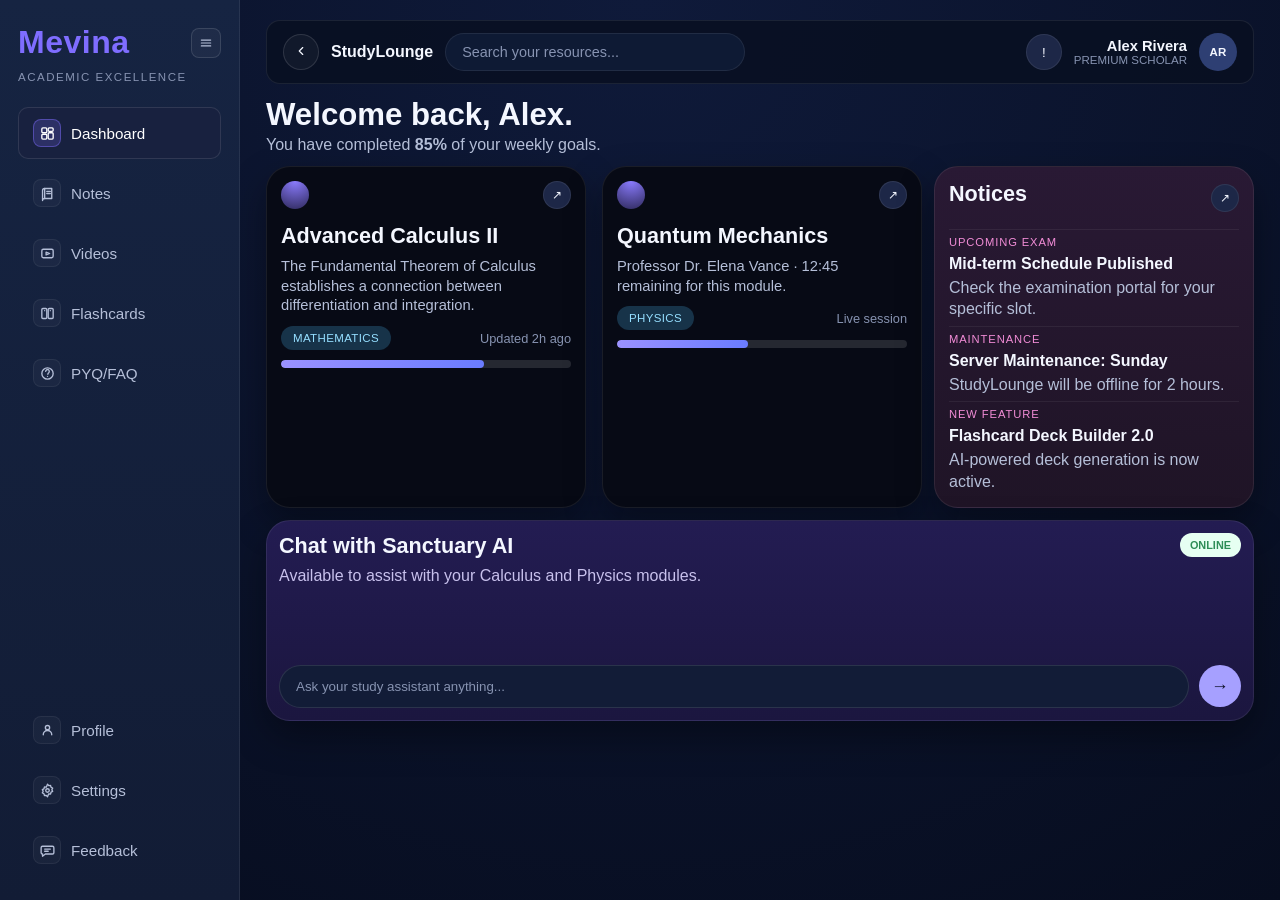
<file: index.html>
<!DOCTYPE html>
<html lang="en">
  <head>
    <meta charset="UTF-8" />
    <meta name="viewport" content="width=device-width, initial-scale=1.0" />
    <title>StudyLounge Dashboard</title>
    <link rel="stylesheet" href="styles.css" />
  </head>
  <body>
    <div class="app-shell dashboard-page">
      <aside class="sidebar">
        <div class="sidebar-top">
          <div class="sidebar-header">
            <h1 class="brand">
              <span class="brand-full">Mevina</span>
              <span class="brand-short">LA</span>
            </h1>
            <button
              class="sidebar-toggle"
              id="sidebarToggle"
              type="button"
              aria-label="Collapse sidebar"
              aria-expanded="true"
            >
              <svg viewBox="0 0 24 24" fill="none" aria-hidden="true">
                <path d="M4 7h16"></path>
                <path d="M4 12h16"></path>
                <path d="M4 17h16"></path>
              </svg>
            </button>
          </div>
          <p class="brand-subtitle">Academic Excellence</p>
          <nav class="nav-group primary-nav" aria-label="Primary">
            <a class="nav-item active" href="index.html">
              <span class="nav-icon" aria-hidden="true">
                <svg viewBox="0 0 24 24" fill="none">
                  <rect x="4" y="4" width="7" height="7" rx="1.5"></rect>
                  <rect x="13" y="4" width="7" height="5" rx="1.5"></rect>
                  <rect x="13" y="11" width="7" height="9" rx="1.5"></rect>
                  <rect x="4" y="13" width="7" height="7" rx="1.5"></rect>
                </svg>
              </span>
              <span class="nav-label">Dashboard</span>
            </a>
            <a class="nav-item" href="notes.html">
              <span class="nav-icon" aria-hidden="true">
                <svg viewBox="0 0 24 24" fill="none">
                  <path d="M8 5h10v14H8a3 3 0 0 0-3 3V8a3 3 0 0 1 3-3Z"></path>
                  <path d="M8 5v14"></path>
                  <path d="M11 9h5"></path>
                  <path d="M11 12h5"></path>
                </svg>
              </span>
              <span class="nav-label">Notes</span>
            </a>
            <a class="nav-item" href="videos.html">
              <span class="nav-icon" aria-hidden="true">
                <svg viewBox="0 0 24 24" fill="none">
                  <rect x="4" y="6" width="16" height="12" rx="2"></rect>
                  <path d="m10 10 5 2-5 2v-4Z"></path>
                </svg>
              </span>
              <span class="nav-label">Videos</span>
            </a>
            <a class="nav-item" href="flashcards.html">
              <span class="nav-icon" aria-hidden="true">
                <svg viewBox="0 0 24 24" fill="none">
                  <rect x="4" y="5" width="7" height="14" rx="1.5"></rect>
                  <rect x="13" y="5" width="7" height="14" rx="1.5"></rect>
                  <path d="M8 8h0"></path>
                  <path d="M16 8h0"></path>
                </svg>
              </span>
              <span class="nav-label">Flashcards</span>
            </a>
            <a class="nav-item" href="pyq-faq.html">
              <span class="nav-icon" aria-hidden="true">
                <svg viewBox="0 0 24 24" fill="none">
                  <circle cx="12" cy="12" r="8"></circle>
                  <path d="M9.5 9a2.5 2.5 0 1 1 4.2 1.8c-.8.7-1.2 1.1-1.2 2.2"></path>
                  <path d="M12 16h.01"></path>
                </svg>
              </span>
              <span class="nav-label">PYQ/FAQ</span>
            </a>
          </nav>
        </div>

        <nav class="nav-group secondary-nav" aria-label="Secondary">
          <a class="nav-item" href="#">
            <span class="nav-icon" aria-hidden="true">
              <svg viewBox="0 0 24 24" fill="none">
                <circle cx="12" cy="8" r="3"></circle>
                <path d="M6 18a6 6 0 0 1 12 0"></path>
              </svg>
            </span>
            <span class="nav-label">Profile</span>
          </a>
          <a class="nav-item" href="#">
            <span class="nav-icon" aria-hidden="true">
              <svg viewBox="0 0 24 24" fill="none">
                <path
                  d="m12 3 1.7 2.1 2.6-.2.7 2.5 2.3 1.2-1.2 2.3 1.2 2.3-2.3 1.2-.7 2.5-2.6-.2L12 21l-1.7-2.1-2.6.2-.7-2.5-2.3-1.2 1.2-2.3-1.2-2.3 2.3-1.2.7-2.5 2.6.2L12 3Z"
                ></path>
                <circle cx="12" cy="12" r="2.5"></circle>
              </svg>
            </span>
            <span class="nav-label">Settings</span>
          </a>
          <a class="nav-item" href="#">
            <span class="nav-icon" aria-hidden="true">
              <svg viewBox="0 0 24 24" fill="none">
                <path d="M5 6h14a2 2 0 0 1 2 2v7a2 2 0 0 1-2 2H9l-4 3v-3H5a2 2 0 0 1-2-2V8a2 2 0 0 1 2-2Z"></path>
                <path d="M8 10h8"></path>
                <path d="M8 13h5"></path>
              </svg>
            </span>
            <span class="nav-label">Feedback</span>
          </a>
        </nav>
      </aside>
      <button
        class="sidebar-peek"
        id="sidebarPeek"
        type="button"
        aria-label="Slide to show sidebar"
      >
        <span class="peek-grip" aria-hidden="true"></span>
      </button>

      <div class="main-area">
        <header class="top-bar">
          <div class="top-left">
            <button
              class="icon-btn sidebar-hide-btn"
              id="hideSidebarBtn"
              type="button"
              aria-label="Hide sidebar"
            >
              <svg viewBox="0 0 24 24" fill="none" aria-hidden="true">
                <path d="M15 6l-6 6 6 6"></path>
              </svg>
            </button>
            <p class="product-name">StudyLounge</p>
            <div class="search-box" aria-label="Search resources">
              Search your resources...
            </div>
          </div>
          <div class="top-right">
            <button class="icon-btn" aria-label="Notifications">!</button>
            <div class="user-summary">
              <p class="user-name">Alex Rivera</p>
              <p class="user-role">Premium Scholar</p>
            </div>
            <div class="avatar" aria-hidden="true">AR</div>
          </div>
        </header>

        <main class="content-area">
          <section class="welcome-block">
            <h2>Welcome back, Alex.</h2>
            <p>You have completed <strong>85%</strong> of your weekly goals.</p>
          </section>

          <section class="cards-and-notices">
            <div class="lesson-cards">
              <article class="card lesson-card">
                <div class="card-head">
                  <span class="dot-icon"></span>
                  <button class="icon-btn small" aria-label="Expand card">↗</button>
                </div>
                <h3>Advanced Calculus II</h3>
                <p>
                  The Fundamental Theorem of Calculus establishes a connection
                  between differentiation and integration.
                </p>
                <div class="chip-row">
                  <span class="chip">Mathematics</span>
                  <span class="meta">Updated 2h ago</span>
                </div>
                <div class="progress-track">
                  <span class="progress-fill w-70"></span>
                </div>
              </article>

              <article class="card lesson-card">
                <div class="card-head">
                  <span class="dot-icon"></span>
                  <button class="icon-btn small" aria-label="Expand card">↗</button>
                </div>
                <h3>Quantum Mechanics</h3>
                <p>
                  Professor Dr. Elena Vance · 12:45 remaining for this module.
                </p>
                <div class="chip-row">
                  <span class="chip">Physics</span>
                  <span class="meta">Live session</span>
                </div>
                <div class="progress-track">
                  <span class="progress-fill w-45"></span>
                </div>
              </article>
            </div>

            <article class="card notices-card">
              <div class="card-head">
                <h3>Notices</h3>
                <button class="icon-btn small" aria-label="Expand notices">↗</button>
              </div>
              <div class="notice-item">
                <p class="notice-label">Upcoming Exam</p>
                <p class="notice-title">Mid-term Schedule Published</p>
                <p class="notice-text">
                  Check the examination portal for your specific slot.
                </p>
              </div>
              <div class="notice-item">
                <p class="notice-label">Maintenance</p>
                <p class="notice-title">Server Maintenance: Sunday</p>
                <p class="notice-text">StudyLounge will be offline for 2 hours.</p>
              </div>
              <div class="notice-item">
                <p class="notice-label">New Feature</p>
                <p class="notice-title">Flashcard Deck Builder 2.0</p>
                <p class="notice-text">AI-powered deck generation is now active.</p>
              </div>
            </article>
          </section>

          <section class="card chat-panel" aria-label="Assistant chat">
            <div class="chat-header">
              <div>
                <h3>Chat with Sanctuary AI</h3>
                <p>Available to assist with your Calculus and Physics modules.</p>
              </div>
              <span class="status-pill">Online</span>
            </div>

            <div class="chat-thread" id="chatThread">
            </div>

            <div class="chat-input-row">
              <input
                id="chatInput"
                class="chat-input"
                type="text"
                placeholder="Ask your study assistant anything..."
              />
              <button id="chatSendBtn" class="send-btn" aria-label="Send message">→</button>
            </div>
          </section>
        </main>
      </div>
    </div>
    <script>
      const sidebarToggle = document.getElementById("sidebarToggle");
      const hideSidebarBtn = document.getElementById("hideSidebarBtn");
      const sidebarPeek = document.getElementById("sidebarPeek");
      const root = document.body;

      sidebarToggle.addEventListener("click", () => {
        const isCollapsed = root.classList.toggle("sidebar-collapsed");
        sidebarToggle.setAttribute("aria-expanded", String(!isCollapsed));
        sidebarToggle.setAttribute(
          "aria-label",
          isCollapsed ? "Expand sidebar" : "Collapse sidebar"
        );
      });

      const updateHideButtonState = () => {
        const isHidden = root.classList.contains("sidebar-hidden");
        hideSidebarBtn.classList.toggle("is-flipped", isHidden);
        hideSidebarBtn.setAttribute(
          "aria-label",
          isHidden ? "Show sidebar" : "Hide sidebar"
        );
      };

      const showSidebar = () => {
        root.classList.remove("sidebar-hidden");
        updateHideButtonState();
      };

      const hideSidebar = () => {
        root.classList.remove("sidebar-collapsed");
        sidebarToggle.setAttribute("aria-expanded", "true");
        sidebarToggle.setAttribute("aria-label", "Collapse sidebar");
        root.classList.add("sidebar-hidden");
        updateHideButtonState();
      };

      hideSidebarBtn.addEventListener("click", () => {
        const isHidden = root.classList.contains("sidebar-hidden");
        if (isHidden) {
          showSidebar();
          return;
        }
        hideSidebar();
      });
      sidebarPeek.addEventListener("click", showSidebar);

      let dragStartX = 0;
      let isDraggingPeek = false;

      sidebarPeek.addEventListener("pointerdown", (event) => {
        isDraggingPeek = true;
        dragStartX = event.clientX;
        sidebarPeek.setPointerCapture(event.pointerId);
      });

      sidebarPeek.addEventListener("pointermove", (event) => {
        if (!isDraggingPeek) return;
        if (event.clientX - dragStartX > 60) {
          showSidebar();
          isDraggingPeek = false;
        }
      });

      const endPeekDrag = () => {
        isDraggingPeek = false;
      };

      sidebarPeek.addEventListener("pointerup", endPeekDrag);
      sidebarPeek.addEventListener("pointercancel", endPeekDrag);

      window.addEventListener("resize", () => {
        if (window.innerWidth <= 980) {
          root.classList.remove("sidebar-hidden");
          updateHideButtonState();
        }
      });

      const chatThread = document.getElementById("chatThread");
      const chatInput = document.getElementById("chatInput");
      const chatSendBtn = document.getElementById("chatSendBtn");

      const appendChatBubble = (role, text) => {
        const bubble = document.createElement("div");
        bubble.className = role === "user" ? "bubble bubble-user" : "bubble bubble-ai";
        bubble.textContent = text;
        chatThread.appendChild(bubble);
        chatThread.scrollTop = chatThread.scrollHeight;
      };

      const sendDashboardChat = async () => {
        const message = chatInput.value.trim();
        if (!message) return;
        appendChatBubble("user", message);
        chatInput.value = "";

        try {
          const response = await fetch("https://backend-production-3849.up.railway.app/chat", {
            method: "POST",
            headers: { "Content-Type": "application/json" },
            body: JSON.stringify({ message }),
          });
          const data = await response.json();
          appendChatBubble("ai", data.reply || "I am here to help.");
        } catch {
          appendChatBubble("ai", "Backend unavailable. Please run backend/app.py.");
        }
      };

      chatSendBtn.addEventListener("click", sendDashboardChat);
      chatInput.addEventListener("keydown", (event) => {
        if (event.key === "Enter") {
          event.preventDefault();
          sendDashboardChat();
        }
      });

      updateHideButtonState();
    </script>
  </body>
</html>
</file>
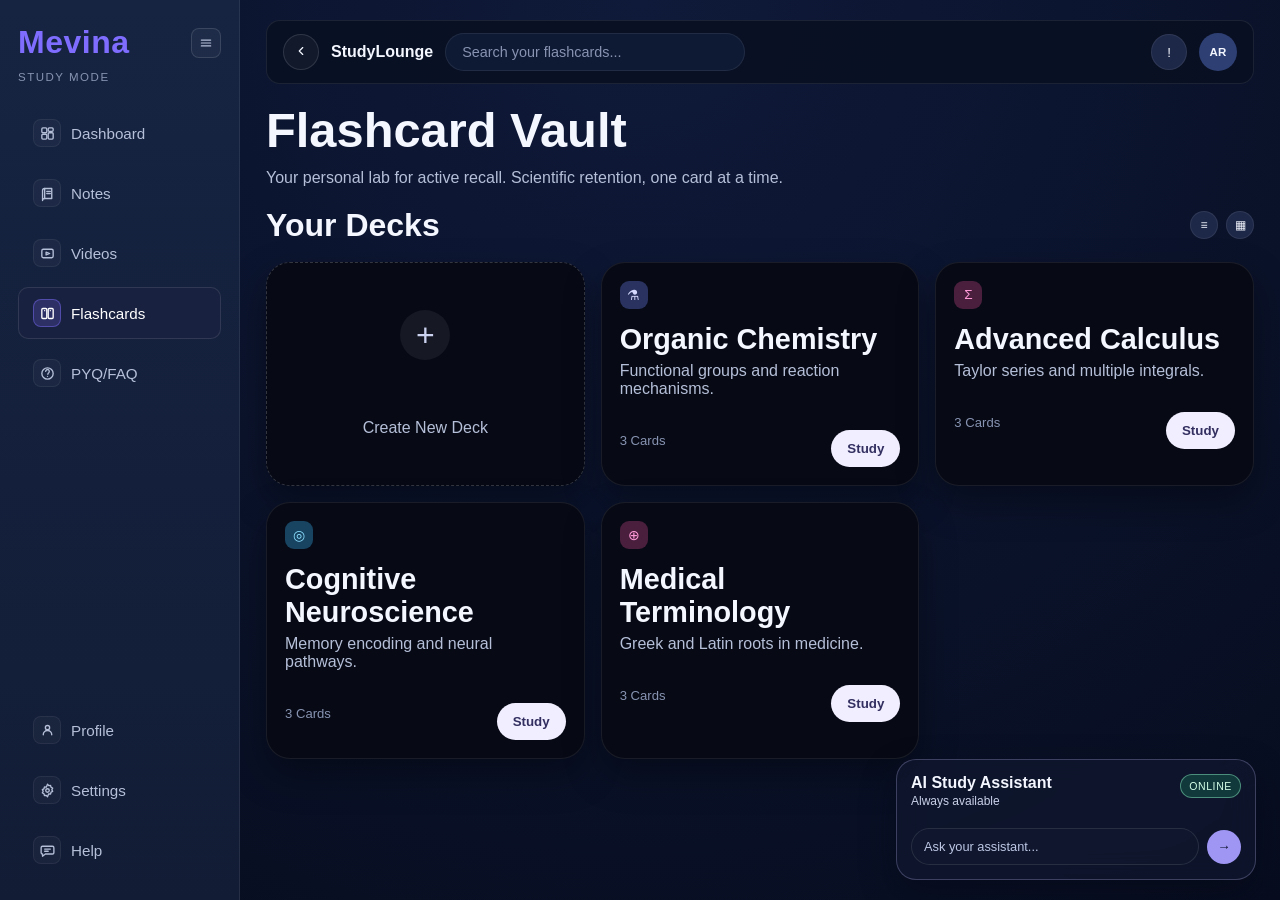
<file: flashcards.html>
<!DOCTYPE html>
<html lang="en">
  <head>
    <meta charset="UTF-8" />
    <meta name="viewport" content="width=device-width, initial-scale=1.0" />
    <title>Flashcard Vault</title>
    <link rel="stylesheet" href="styles.css" />
  </head>
  <body>
    <div class="app-shell flashcards-page">
      <aside class="sidebar">
        <div class="sidebar-top">
          <div class="sidebar-header">
            <h1 class="brand">
              <a class="brand-link" href="index.html">
                <span class="brand-full">Mevina</span>
                <span class="brand-short">LA</span>
              </a>
            </h1>
            <button class="sidebar-toggle" id="sidebarToggle" type="button" aria-label="Collapse sidebar" aria-expanded="true">
              <svg viewBox="0 0 24 24" fill="none" aria-hidden="true">
                <path d="M4 7h16"></path><path d="M4 12h16"></path><path d="M4 17h16"></path>
              </svg>
            </button>
          </div>
          <p class="brand-subtitle">Study Mode</p>
          <nav class="nav-group primary-nav" aria-label="Primary">
            <a class="nav-item" href="index.html"><span class="nav-icon" aria-hidden="true"><svg viewBox="0 0 24 24" fill="none"><rect x="4" y="4" width="7" height="7" rx="1.5"></rect><rect x="13" y="4" width="7" height="5" rx="1.5"></rect><rect x="13" y="11" width="7" height="9" rx="1.5"></rect><rect x="4" y="13" width="7" height="7" rx="1.5"></rect></svg></span><span class="nav-label">Dashboard</span></a>
            <a class="nav-item" href="notes.html"><span class="nav-icon" aria-hidden="true"><svg viewBox="0 0 24 24" fill="none"><path d="M8 5h10v14H8a3 3 0 0 0-3 3V8a3 3 0 0 1 3-3Z"></path><path d="M8 5v14"></path><path d="M11 9h5"></path><path d="M11 12h5"></path></svg></span><span class="nav-label">Notes</span></a>
            <a class="nav-item" href="videos.html"><span class="nav-icon" aria-hidden="true"><svg viewBox="0 0 24 24" fill="none"><rect x="4" y="6" width="16" height="12" rx="2"></rect><path d="m10 10 5 2-5 2v-4Z"></path></svg></span><span class="nav-label">Videos</span></a>
            <a class="nav-item active" href="flashcards.html"><span class="nav-icon" aria-hidden="true"><svg viewBox="0 0 24 24" fill="none"><rect x="4" y="5" width="7" height="14" rx="1.5"></rect><rect x="13" y="5" width="7" height="14" rx="1.5"></rect><path d="M8 8h0"></path><path d="M16 8h0"></path></svg></span><span class="nav-label">Flashcards</span></a>
            <a class="nav-item" href="pyq-faq.html"><span class="nav-icon" aria-hidden="true"><svg viewBox="0 0 24 24" fill="none"><circle cx="12" cy="12" r="8"></circle><path d="M9.5 9a2.5 2.5 0 1 1 4.2 1.8c-.8.7-1.2 1.1-1.2 2.2"></path><path d="M12 16h.01"></path></svg></span><span class="nav-label">PYQ/FAQ</span></a>
          </nav>
        </div>
        <nav class="nav-group secondary-nav" aria-label="Secondary">
          <a class="nav-item" href="#"><span class="nav-icon" aria-hidden="true"><svg viewBox="0 0 24 24" fill="none"><circle cx="12" cy="8" r="3"></circle><path d="M6 18a6 6 0 0 1 12 0"></path></svg></span><span class="nav-label">Profile</span></a>
          <a class="nav-item" href="#"><span class="nav-icon" aria-hidden="true"><svg viewBox="0 0 24 24" fill="none"><path d="m12 3 1.7 2.1 2.6-.2.7 2.5 2.3 1.2-1.2 2.3 1.2 2.3-2.3 1.2-.7 2.5-2.6-.2L12 21l-1.7-2.1-2.6.2-.7-2.5-2.3-1.2 1.2-2.3-1.2-2.3 2.3-1.2.7-2.5 2.6.2L12 3Z"></path><circle cx="12" cy="12" r="2.5"></circle></svg></span><span class="nav-label">Settings</span></a>
          <a class="nav-item" href="#"><span class="nav-icon" aria-hidden="true"><svg viewBox="0 0 24 24" fill="none"><path d="M5 6h14a2 2 0 0 1 2 2v7a2 2 0 0 1-2 2H9l-4 3v-3H5a2 2 0 0 1-2-2V8a2 2 0 0 1 2-2Z"></path><path d="M8 10h8"></path><path d="M8 13h5"></path></svg></span><span class="nav-label">Help</span></a>
        </nav>
      </aside>

      <button class="sidebar-peek" id="sidebarPeek" type="button" aria-label="Slide to show sidebar"><span class="peek-grip" aria-hidden="true"></span></button>

      <div class="main-area">
        <header class="top-bar">
          <div class="top-left">
            <button class="icon-btn sidebar-hide-btn" id="hideSidebarBtn" type="button" aria-label="Hide sidebar">
              <svg viewBox="0 0 24 24" fill="none" aria-hidden="true"><path d="M15 6l-6 6 6 6"></path></svg>
            </button>
            <p class="product-name">StudyLounge</p>
            <div class="search-box" aria-label="Search flashcards">Search your flashcards...</div>
          </div>
          <div class="top-right">
            <button class="icon-btn" aria-label="Notifications">!</button>
            <div class="avatar" aria-hidden="true">AR</div>
          </div>
        </header>

        <main class="content-area">
          <section class="vault-hero">
            <h2>Flashcard Vault</h2>
            <p>Your personal lab for active recall. Scientific retention, one card at a time.</p>
          </section>

          <section class="decks-header">
            <h3>Your Decks</h3>
            <div class="deck-tools">
              <button class="icon-btn small" type="button">≡</button>
              <button class="icon-btn small" type="button">▦</button>
            </div>
          </section>

          <section class="flashcards-grid" id="staticDecks">
            <article class="card deck-card create-deck">
              <div class="create-plus">+</div>
              <p>Create New Deck</p>
            </article>
            <article class="card deck-card" data-deck-key="organic-chemistry">
              <span class="tile-icon">⚗</span>
              <h3>Organic Chemistry</h3>
              <p>Functional groups and reaction mechanisms.</p>
              <div class="deck-footer"><span>3 Cards</span><button class="session-btn study-btn" type="button">Study</button></div>
            </article>
            <article class="card deck-card" data-deck-key="advanced-calculus">
              <span class="tile-icon rose">Σ</span>
              <h3>Advanced Calculus</h3>
              <p>Taylor series and multiple integrals.</p>
              <div class="deck-footer"><span>3 Cards</span><button class="session-btn study-btn" type="button">Study</button></div>
            </article>
            <article class="card deck-card" data-deck-key="cognitive-neuroscience">
              <span class="tile-icon cyan">◎</span>
              <h3>Cognitive Neuroscience</h3>
              <p>Memory encoding and neural pathways.</p>
              <div class="deck-footer"><span>3 Cards</span><button class="session-btn study-btn" type="button">Study</button></div>
            </article>
            <article class="card deck-card" data-deck-key="medical-terminology">
              <span class="tile-icon rose">⊕</span>
              <h3>Medical Terminology</h3>
              <p>Greek and Latin roots in medicine.</p>
              <div class="deck-footer"><span>3 Cards</span><button class="session-btn study-btn" type="button">Study</button></div>
            </article>
          </section>

          <section class="flashcards-grid" id="dynamicDecks"></section>

          <section class="ai-chat-bubble" aria-label="AI chat bubble">
            <div class="ai-bubble-header">
              <div>
                <h4>AI Study Assistant</h4>
                <p>Always available</p>
              </div>
              <span class="bubble-status">Online</span>
            </div>
            <div class="ai-bubble-thread"></div>
            <div class="ai-bubble-input-row">
              <input
                class="ai-bubble-input"
                type="text"
                placeholder="Ask your assistant..."
              />
              <button class="ai-bubble-send" type="button" aria-label="Send">→</button>
            </div>
          </section>
        </main>
      </div>
    </div>

    <div class="deck-modal-backdrop" id="deckModalBackdrop">
      <section class="deck-modal card" aria-label="Create new flashcard deck">
        <div class="deck-modal-head">
          <h3>Create New Deck</h3>
          <button class="icon-btn small" id="closeDeckModal" type="button" aria-label="Close">×</button>
        </div>
        <div class="deck-form-grid">
          <label>
            Chapter
            <input id="deckChapter" class="ai-bubble-input" type="text" placeholder="e.g. Advanced Calculus" />
          </label>
          <label>
            Related Notes Topic
            <input id="deckNotesTopic" class="ai-bubble-input" type="text" placeholder="e.g. Notes chapter title" />
          </label>
        </div>
        <div id="flashcardRows" class="flashcard-rows"></div>
        <div class="deck-modal-actions">
          <button class="session-btn" id="addFlashcardRow" type="button">+ Add Flashcard</button>
          <button class="session-btn" id="saveDeckBtn" type="button">Save Deck</button>
        </div>
        <p id="deckStatus" class="deck-status"></p>
      </section>
    </div>

    <div class="deck-modal-backdrop" id="studyModalBackdrop">
      <section class="deck-modal card study-modal" aria-label="Study flashcards">
        <div class="deck-modal-head">
          <h3 id="studyDeckTitle">Study Deck</h3>
          <button class="icon-btn small" id="closeStudyModal" type="button" aria-label="Close">×</button>
        </div>
        <p class="study-progress" id="studyProgress"></p>
        <div class="study-card">
          <h4>Question</h4>
          <p id="studyQuestion"></p>
          <div id="studyAnswerWrap" class="study-answer-wrap" hidden>
            <h4>Answer</h4>
            <p id="studyAnswer"></p>
          </div>
        </div>
        <div class="deck-modal-actions">
          <button class="session-btn" id="revealAnswerBtn" type="button">Reveal Answer</button>
          <button class="session-btn" id="nextFlashcardBtn" type="button">Next</button>
        </div>
      </section>
    </div>

    <div class="deck-modal-backdrop" id="deleteConfirmBackdrop">
      <section class="deck-modal card confirm-modal" aria-label="Delete deck confirmation">
        <div class="deck-modal-head">
          <h3>Delete Deck</h3>
          <button class="icon-btn small" id="closeDeleteConfirm" type="button" aria-label="Close">×</button>
        </div>
        <p id="deleteConfirmText" class="deck-status">
          Are you sure you want to delete this deck?
        </p>
        <div class="deck-modal-actions">
          <button class="session-btn" id="cancelDeleteBtn" type="button">Cancel</button>
          <button class="session-btn delete-deck-btn" id="confirmDeleteBtn" type="button">Delete</button>
        </div>
      </section>
    </div>

    <script>
      const sidebarToggle = document.getElementById("sidebarToggle");
      const hideSidebarBtn = document.getElementById("hideSidebarBtn");
      const sidebarPeek = document.getElementById("sidebarPeek");
      const root = document.body;
      sidebarToggle.addEventListener("click", () => {
        const isCollapsed = root.classList.toggle("sidebar-collapsed");
        sidebarToggle.setAttribute("aria-expanded", String(!isCollapsed));
        sidebarToggle.setAttribute("aria-label", isCollapsed ? "Expand sidebar" : "Collapse sidebar");
      });
      const updateHideButtonState = () => {
        const isHidden = root.classList.contains("sidebar-hidden");
        hideSidebarBtn.classList.toggle("is-flipped", isHidden);
        hideSidebarBtn.setAttribute("aria-label", isHidden ? "Show sidebar" : "Hide sidebar");
      };
      const showSidebar = () => { root.classList.remove("sidebar-hidden"); updateHideButtonState(); };
      const hideSidebar = () => { root.classList.remove("sidebar-collapsed"); root.classList.add("sidebar-hidden"); updateHideButtonState(); };
      hideSidebarBtn.addEventListener("click", () => root.classList.contains("sidebar-hidden") ? showSidebar() : hideSidebar());
      sidebarPeek.addEventListener("click", showSidebar);
      let dragStartX = 0; let isDraggingPeek = false;
      sidebarPeek.addEventListener("pointerdown", (event) => { isDraggingPeek = true; dragStartX = event.clientX; sidebarPeek.setPointerCapture(event.pointerId); });
      sidebarPeek.addEventListener("pointermove", (event) => { if (isDraggingPeek && event.clientX - dragStartX > 60) { showSidebar(); isDraggingPeek = false; } });
      const endPeekDrag = () => { isDraggingPeek = false; };
      sidebarPeek.addEventListener("pointerup", endPeekDrag); sidebarPeek.addEventListener("pointercancel", endPeekDrag);
      window.addEventListener("resize", () => { if (window.innerWidth <= 980) { root.classList.remove("sidebar-hidden"); updateHideButtonState(); } });
      updateHideButtonState();

      const API = "https://backend-production-3849.up.railway.app";
      const createDeckCard = document.querySelector(".create-deck");
      const modalBackdrop = document.getElementById("deckModalBackdrop");
      const closeDeckModal = document.getElementById("closeDeckModal");
      const addRowBtn = document.getElementById("addFlashcardRow");
      const saveDeckBtn = document.getElementById("saveDeckBtn");
      const flashcardRows = document.getElementById("flashcardRows");
      const deckStatus = document.getElementById("deckStatus");
      const dynamicDecks = document.getElementById("dynamicDecks");
      const staticDecks = document.getElementById("staticDecks");
      const studyModalBackdrop = document.getElementById("studyModalBackdrop");
      const closeStudyModal = document.getElementById("closeStudyModal");
      const studyDeckTitle = document.getElementById("studyDeckTitle");
      const studyProgress = document.getElementById("studyProgress");
      const studyQuestion = document.getElementById("studyQuestion");
      const studyAnswer = document.getElementById("studyAnswer");
      const studyAnswerWrap = document.getElementById("studyAnswerWrap");
      const revealAnswerBtn = document.getElementById("revealAnswerBtn");
      const nextFlashcardBtn = document.getElementById("nextFlashcardBtn");
      const deleteConfirmBackdrop = document.getElementById("deleteConfirmBackdrop");
      const closeDeleteConfirm = document.getElementById("closeDeleteConfirm");
      const cancelDeleteBtn = document.getElementById("cancelDeleteBtn");
      const confirmDeleteBtn = document.getElementById("confirmDeleteBtn");
      const deleteConfirmText = document.getElementById("deleteConfirmText");

      const staticDeckData = {
        "organic-chemistry": [
          { question: "What is a functional group?", answer: "A specific group of atoms that defines characteristic reactions of a molecule." },
          { question: "What is an electrophile?", answer: "A species that accepts an electron pair in a reaction." },
          { question: "Name one nucleophilic substitution type.", answer: "SN1 or SN2." },
        ],
        "advanced-calculus": [
          { question: "What does Taylor series approximate?", answer: "A function near a point using polynomial terms." },
          { question: "When does a series converge absolutely?", answer: "When the series of absolute values converges." },
          { question: "What is the gradient?", answer: "Vector of partial derivatives showing steepest ascent direction." },
        ],
        "cognitive-neuroscience": [
          { question: "What is long-term potentiation?", answer: "Persistent strengthening of synapses based on recent activity." },
          { question: "Which brain region is key for memory formation?", answer: "The hippocampus." },
          { question: "What is working memory?", answer: "Short-term holding/manipulation of information for tasks." },
        ],
        "medical-terminology": [
          { question: "Meaning of prefix 'brady-'?", answer: "Slow." },
          { question: "Meaning of suffix '-itis'?", answer: "Inflammation." },
          { question: "Meaning of root 'cardi-'?", answer: "Heart." },
        ],
      };

      let activeStudyCards = [];
      let activeStudyIndex = 0;
      let activeStudyTitle = "";
      let pendingDeleteCard = null;
      let pendingDeleteDeckId = "";

      const openDeckModal = () => {
        modalBackdrop.classList.add("open");
        deckStatus.textContent = "";
      };

      const closeModal = () => {
        modalBackdrop.classList.remove("open");
      };

      const addFlashcardRow = (question = "", answer = "") => {
        const row = document.createElement("div");
        row.className = "flashcard-row";
        row.innerHTML = `
          <input class="ai-bubble-input question-input" type="text" placeholder="Question" value="${question.replace(/"/g, "&quot;")}" />
          <input class="ai-bubble-input answer-input" type="text" placeholder="Answer" value="${answer.replace(/"/g, "&quot;")}" />
          <button class="icon-btn small remove-row" type="button" aria-label="Remove">−</button>
        `;
        row.querySelector(".remove-row").addEventListener("click", () => row.remove());
        flashcardRows.appendChild(row);
      };

      const renderDeckCard = (deck) => {
        const card = document.createElement("article");
        card.className = "card deck-card";
        card.dataset.deckId = deck.id;
        card.innerHTML = `
          <span class="tile-icon">📘</span>
          <h3>${deck.chapter}</h3>
          <p>Linked notes: ${deck.notesTopic || "Not provided"}</p>
          <div class="deck-footer">
            <span>${deck.cardCount} Cards</span>
            <div class="deck-action-group">
              <button class="session-btn study-btn" type="button">Study</button>
              <button class="session-btn delete-deck-btn" type="button">Delete</button>
            </div>
          </div>
        `;
        card._cards = deck.cards || [];
        dynamicDecks.appendChild(card);
      };

      const renderStudyCard = () => {
        const total = activeStudyCards.length;
        const current = activeStudyCards[activeStudyIndex];
        studyDeckTitle.textContent = activeStudyTitle;
        studyProgress.textContent = `Card ${activeStudyIndex + 1} of ${total}`;
        studyQuestion.textContent = current?.question || "No question available.";
        studyAnswer.textContent = current?.answer || "No answer available.";
        studyAnswerWrap.hidden = true;
      };

      const openStudyModal = (title, cards) => {
        if (!cards || !cards.length) {
          deckStatus.textContent = "This deck has no flashcards yet.";
          return;
        }
        activeStudyTitle = title;
        activeStudyCards = cards;
        activeStudyIndex = 0;
        renderStudyCard();
        studyModalBackdrop.classList.add("open");
      };

      const closeStudy = () => {
        studyModalBackdrop.classList.remove("open");
      };

      const openDeleteConfirm = (card, deckId, title) => {
        pendingDeleteCard = card;
        pendingDeleteDeckId = deckId;
        deleteConfirmText.textContent = `Are you sure you want to delete "${title}"?`;
        deleteConfirmBackdrop.classList.add("open");
      };

      const closeDeleteModal = () => {
        pendingDeleteCard = null;
        pendingDeleteDeckId = "";
        deleteConfirmBackdrop.classList.remove("open");
      };

      const loadDecks = async () => {
        dynamicDecks.innerHTML = "";
        try {
          const response = await fetch(`${API}/decks`);
          const data = await response.json();
          (data.decks || []).forEach(renderDeckCard);
        } catch {
          deckStatus.textContent = "Could not load decks. Start backend/app.py.";
        }
      };

      createDeckCard.addEventListener("click", (event) => {
        event.preventDefault();
        event.stopPropagation();
        openDeckModal();
      });
      closeDeckModal.addEventListener("click", (event) => {
        event.preventDefault();
        event.stopPropagation();
        closeModal();
      });
      modalBackdrop.addEventListener("click", (event) => {
        if (event.target === modalBackdrop) closeModal();
      });
      addRowBtn.addEventListener("click", (event) => {
        event.preventDefault();
        event.stopPropagation();
        addFlashcardRow();
      });
      document.addEventListener("keydown", (event) => {
        if (event.key === "Escape" && modalBackdrop.classList.contains("open")) {
          closeModal();
        }
        if (event.key === "Escape" && studyModalBackdrop.classList.contains("open")) {
          closeStudy();
        }
      });

      staticDecks.addEventListener("click", (event) => {
        const btn = event.target.closest(".study-btn");
        if (!btn) return;
        const card = btn.closest(".deck-card");
        const key = card?.dataset.deckKey;
        const title = card?.querySelector("h3")?.textContent?.trim() || "Study Deck";
        openStudyModal(title, staticDeckData[key] || []);
      });

      dynamicDecks.addEventListener("click", (event) => {
        const deleteBtn = event.target.closest(".delete-deck-btn");
        if (deleteBtn) {
          const card = deleteBtn.closest(".deck-card");
          const deckId = card?.dataset.deckId;
          const deckTitle = card?.querySelector("h3")?.textContent?.trim() || "this deck";
          if (!deckId) return;
          openDeleteConfirm(card, deckId, deckTitle);
          return;
        }

        const btn = event.target.closest(".study-btn");
        if (!btn) return;
        const card = btn.closest(".deck-card");
        const title = card?.querySelector("h3")?.textContent?.trim() || "Study Deck";
        openStudyModal(title, card?._cards || []);
      });

      revealAnswerBtn.addEventListener("click", () => {
        studyAnswerWrap.hidden = false;
      });

      nextFlashcardBtn.addEventListener("click", () => {
        if (!activeStudyCards.length) return;
        activeStudyIndex = (activeStudyIndex + 1) % activeStudyCards.length;
        renderStudyCard();
      });

      closeStudyModal.addEventListener("click", closeStudy);
      studyModalBackdrop.addEventListener("click", (event) => {
        if (event.target === studyModalBackdrop) closeStudy();
      });

      closeDeleteConfirm.addEventListener("click", closeDeleteModal);
      cancelDeleteBtn.addEventListener("click", closeDeleteModal);
      deleteConfirmBackdrop.addEventListener("click", (event) => {
        if (event.target === deleteConfirmBackdrop) closeDeleteModal();
      });
      confirmDeleteBtn.addEventListener("click", async () => {
        if (!pendingDeleteDeckId || !pendingDeleteCard) return;
        try {
          const response = await fetch(`${API}/decks/${pendingDeleteDeckId}`, {
            method: "DELETE",
          });
          const data = await response.json().catch(() => ({}));
          if (!response.ok) {
            throw new Error(data.error || "Failed to delete deck.");
          }
          pendingDeleteCard.remove();
          deckStatus.textContent = "Deck deleted.";
          closeDeleteModal();
        } catch (error) {
          deckStatus.textContent = error.message || "Unable to delete deck.";
        }
      });

      saveDeckBtn.addEventListener("click", async (event) => {
        event.preventDefault();
        event.stopPropagation();
        const chapter = document.getElementById("deckChapter").value.trim();
        const notesTopic = document.getElementById("deckNotesTopic").value.trim();
        const cards = Array.from(flashcardRows.querySelectorAll(".flashcard-row"))
          .map((row) => ({
            question: row.querySelector(".question-input").value.trim(),
            answer: row.querySelector(".answer-input").value.trim(),
          }))
          .filter((card) => card.question && card.answer);

        if (!chapter) {
          deckStatus.textContent = "Chapter is required.";
          return;
        }
        if (!cards.length) {
          deckStatus.textContent = "Add at least one flashcard with question and answer.";
          return;
        }

        try {
          const response = await fetch(`${API}/decks`, {
            method: "POST",
            headers: { "Content-Type": "application/json" },
            body: JSON.stringify({ chapter, notesTopic, cards }),
          });
          const data = await response.json();
          if (!response.ok) {
            deckStatus.textContent = data.error || "Failed to save deck.";
            return;
          }
          renderDeckCard(data.deck);
          deckStatus.textContent = "Deck created successfully.";
          document.getElementById("deckChapter").value = "";
          document.getElementById("deckNotesTopic").value = "";
          flashcardRows.innerHTML = "";
          addFlashcardRow();
        } catch {
          deckStatus.textContent = "Backend unavailable. Start backend/app.py.";
        }
      });

      const deckModal = document.querySelector(".deck-modal");
      deckModal.addEventListener("keydown", (event) => {
        if (event.key === "Enter") {
          event.preventDefault();
        }
      });
      deckModal.addEventListener("click", (event) => {
        event.stopPropagation();
      });
      document.addEventListener("submit", (event) => {
        event.preventDefault();
      });

      addFlashcardRow();
      loadDecks();
    </script>
  </body>
</html>
</file>
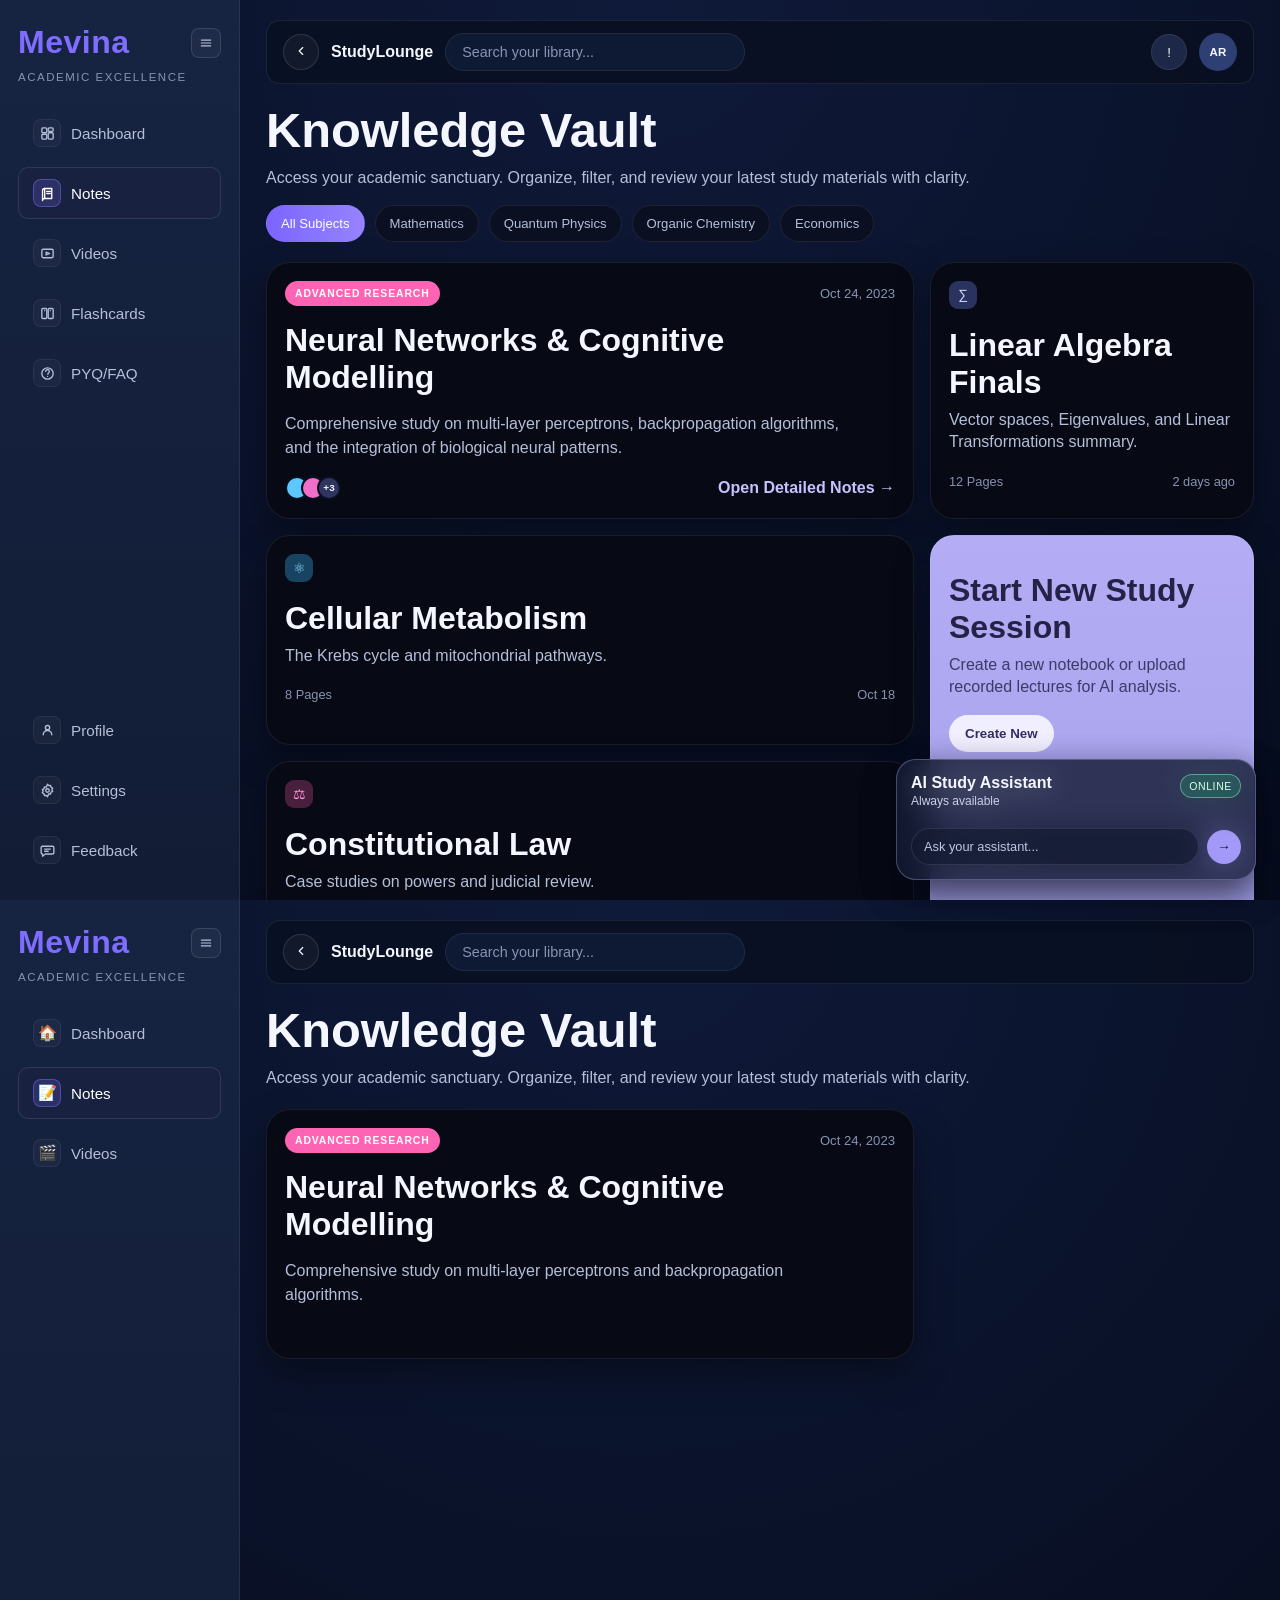
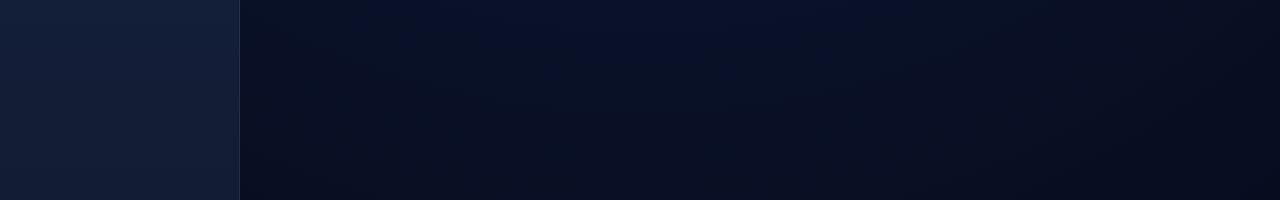
<file: notes.html>
<!DOCTYPE html>
<html lang="en">
  <head>
    <meta charset="UTF-8" />
    <meta name="viewport" content="width=device-width, initial-scale=1.0" />
    <title>Knowledge Vault</title>
    <link rel="stylesheet" href="styles.css" />
  </head>
  <body>
    <div class="app-shell notes-page">
      <aside class="sidebar">
        <div class="sidebar-top">
          <div class="sidebar-header">
            <h1 class="brand">
              <a class="brand-link" href="index.html">
                <span class="brand-full">Mevina</span>
                <span class="brand-short">LA</span>
              </a>
            </h1>
            <button
              class="sidebar-toggle"
              id="sidebarToggle"
              type="button"
              aria-label="Collapse sidebar"
              aria-expanded="true"
            >
              <svg viewBox="0 0 24 24" fill="none" aria-hidden="true">
                <path d="M4 7h16"></path>
                <path d="M4 12h16"></path>
                <path d="M4 17h16"></path>
              </svg>
            </button>
          </div>
          <p class="brand-subtitle">Academic Excellence</p>
          <nav class="nav-group primary-nav" aria-label="Primary">
            <a class="nav-item" href="index.html">
              <span class="nav-icon" aria-hidden="true">
                <svg viewBox="0 0 24 24" fill="none">
                  <rect x="4" y="4" width="7" height="7" rx="1.5"></rect>
                  <rect x="13" y="4" width="7" height="5" rx="1.5"></rect>
                  <rect x="13" y="11" width="7" height="9" rx="1.5"></rect>
                  <rect x="4" y="13" width="7" height="7" rx="1.5"></rect>
                </svg>
              </span>
              <span class="nav-label">Dashboard</span>
            </a>
            <a class="nav-item active" href="notes.html">
              <span class="nav-icon" aria-hidden="true">
                <svg viewBox="0 0 24 24" fill="none">
                  <path d="M8 5h10v14H8a3 3 0 0 0-3 3V8a3 3 0 0 1 3-3Z"></path>
                  <path d="M8 5v14"></path>
                  <path d="M11 9h5"></path>
                  <path d="M11 12h5"></path>
                </svg>
              </span>
              <span class="nav-label">Notes</span>
            </a>
            <a class="nav-item" href="videos.html">
              <span class="nav-icon" aria-hidden="true">
                <svg viewBox="0 0 24 24" fill="none">
                  <rect x="4" y="6" width="16" height="12" rx="2"></rect>
                  <path d="m10 10 5 2-5 2v-4Z"></path>
                </svg>
              </span>
              <span class="nav-label">Videos</span>
            </a>
            <a class="nav-item" href="flashcards.html">
              <span class="nav-icon" aria-hidden="true">
                <svg viewBox="0 0 24 24" fill="none">
                  <rect x="4" y="5" width="7" height="14" rx="1.5"></rect>
                  <rect x="13" y="5" width="7" height="14" rx="1.5"></rect>
                  <path d="M8 8h0"></path>
                  <path d="M16 8h0"></path>
                </svg>
              </span>
              <span class="nav-label">Flashcards</span>
            </a>
            <a class="nav-item" href="pyq-faq.html">
              <span class="nav-icon" aria-hidden="true">
                <svg viewBox="0 0 24 24" fill="none">
                  <circle cx="12" cy="12" r="8"></circle>
                  <path d="M9.5 9a2.5 2.5 0 1 1 4.2 1.8c-.8.7-1.2 1.1-1.2 2.2"></path>
                  <path d="M12 16h.01"></path>
                </svg>
              </span>
              <span class="nav-label">PYQ/FAQ</span>
            </a>
          </nav>
        </div>

        <nav class="nav-group secondary-nav" aria-label="Secondary">
          <a class="nav-item" href="#">
            <span class="nav-icon" aria-hidden="true">
              <svg viewBox="0 0 24 24" fill="none">
                <circle cx="12" cy="8" r="3"></circle>
                <path d="M6 18a6 6 0 0 1 12 0"></path>
              </svg>
            </span>
            <span class="nav-label">Profile</span>
          </a>
          <a class="nav-item" href="#">
            <span class="nav-icon" aria-hidden="true">
              <svg viewBox="0 0 24 24" fill="none">
                <path
                  d="m12 3 1.7 2.1 2.6-.2.7 2.5 2.3 1.2-1.2 2.3 1.2 2.3-2.3 1.2-.7 2.5-2.6-.2L12 21l-1.7-2.1-2.6.2-.7-2.5-2.3-1.2 1.2-2.3-1.2-2.3 2.3-1.2.7-2.5 2.6.2L12 3Z"
                ></path>
                <circle cx="12" cy="12" r="2.5"></circle>
              </svg>
            </span>
            <span class="nav-label">Settings</span>
          </a>
          <a class="nav-item" href="#">
            <span class="nav-icon" aria-hidden="true">
              <svg viewBox="0 0 24 24" fill="none">
                <path d="M5 6h14a2 2 0 0 1 2 2v7a2 2 0 0 1-2 2H9l-4 3v-3H5a2 2 0 0 1-2-2V8a2 2 0 0 1 2-2Z"></path>
                <path d="M8 10h8"></path>
                <path d="M8 13h5"></path>
              </svg>
            </span>
            <span class="nav-label">Feedback</span>
          </a>
        </nav>
      </aside>

      <button
        class="sidebar-peek"
        id="sidebarPeek"
        type="button"
        aria-label="Slide to show sidebar"
      >
        <span class="peek-grip" aria-hidden="true"></span>
      </button>

      <div class="main-area">
        <header class="top-bar">
          <div class="top-left">
            <button
              class="icon-btn sidebar-hide-btn"
              id="hideSidebarBtn"
              type="button"
              aria-label="Hide sidebar"
            >
              <svg viewBox="0 0 24 24" fill="none" aria-hidden="true">
                <path d="M15 6l-6 6 6 6"></path>
              </svg>
            </button>
            <p class="product-name">StudyLounge</p>
            <div class="search-box" aria-label="Search resources">
              Search your library...
            </div>
          </div>
          <div class="top-right">
            <button class="icon-btn" aria-label="Notifications">!</button>
            <div class="avatar" aria-hidden="true">AR</div>
          </div>
        </header>

        <main class="content-area">
          <section class="vault-hero">
            <h2>Knowledge Vault</h2>
            <p>
              Access your academic sanctuary. Organize, filter, and review your
              latest study materials with clarity.
            </p>
            <div class="subject-chips">
              <button class="subject-chip active" type="button">All Subjects</button>
              <button class="subject-chip" type="button">Mathematics</button>
              <button class="subject-chip" type="button">Quantum Physics</button>
              <button class="subject-chip" type="button">Organic Chemistry</button>
              <button class="subject-chip" type="button">Economics</button>
            </div>
          </section>

          <section class="notes-layout">
            <article class="card featured-note">
              <div class="note-top-row">
                <span class="tag-pill">Advanced Research</span>
                <span class="note-date">Oct 24, 2023</span>
              </div>
              <h3>Neural Networks &amp; Cognitive Modelling</h3>
              <p>
                Comprehensive study on multi-layer perceptrons, backpropagation
                algorithms, and the integration of biological neural patterns.
              </p>
              <div class="featured-footer">
                <div class="avatars-row">
                  <span class="mini-avatar blue"></span>
                  <span class="mini-avatar pink"></span>
                  <span class="mini-avatar dark">+3</span>
                </div>
                <a class="inline-link" href="#">Open Detailed Notes →</a>
              </div>
            </article>

            <article class="card side-note-card">
              <span class="tile-icon">∑</span>
              <h3>Linear Algebra Finals</h3>
              <p>Vector spaces, Eigenvalues, and Linear Transformations summary.</p>
              <div class="side-note-footer">
                <span>12 Pages</span>
                <span>2 days ago</span>
              </div>
            </article>

            <article class="card mini-note-card">
              <span class="tile-icon cyan">⚛</span>
              <h3>Cellular Metabolism</h3>
              <p>The Krebs cycle and mitochondrial pathways.</p>
              <div class="side-note-footer">
                <span>8 Pages</span>
                <span>Oct 18</span>
              </div>
            </article>

            <article class="card mini-note-card">
              <span class="tile-icon rose">⚖</span>
              <h3>Constitutional Law</h3>
              <p>Case studies on powers and judicial review.</p>
              <div class="side-note-footer">
                <span>24 Pages</span>
                <span>Oct 15</span>
              </div>
            </article>

            <article class="card create-session-card">
              <h3>Start New Study Session</h3>
              <p>Create a new notebook or upload recorded lectures for AI analysis.</p>
              <button class="session-btn" type="button">Create New</button>
            </article>
          </section>

          <section class="card flashcard-banner">
            <div>
              <h3>Smart Flashcard Generation</h3>
              <p>
                Our AI can turn your notes into active recall flashcards in
                seconds. Ready to test your knowledge?
              </p>
              <button class="session-btn" type="button">Generate Flashcards</button>
            </div>
            <div class="banner-preview"></div>
          </section>

          <section class="ai-chat-bubble" aria-label="AI chat bubble">
            <div class="ai-bubble-header">
              <div>
                <h4>AI Study Assistant</h4>
                <p>Always available</p>
              </div>
              <span class="bubble-status">Online</span>
            </div>
            <div class="ai-bubble-thread">
            </div>
            <div class="ai-bubble-input-row">
              <input
                class="ai-bubble-input"
                type="text"
                placeholder="Ask your assistant..."
              />
              <button class="ai-bubble-send" type="button" aria-label="Send">→</button>
            </div>
          </section>
        </main>
      </div>
    </div>

    <script>
      const sidebarToggle = document.getElementById("sidebarToggle");
      const hideSidebarBtn = document.getElementById("hideSidebarBtn");
      const sidebarPeek = document.getElementById("sidebarPeek");
      const root = document.body;

      sidebarToggle.addEventListener("click", () => {
        const isCollapsed = root.classList.toggle("sidebar-collapsed");
        sidebarToggle.setAttribute("aria-expanded", String(!isCollapsed));
        sidebarToggle.setAttribute(
          "aria-label",
          isCollapsed ? "Expand sidebar" : "Collapse sidebar"
        );
      });

      const updateHideButtonState = () => {
        const isHidden = root.classList.contains("sidebar-hidden");
        hideSidebarBtn.classList.toggle("is-flipped", isHidden);
        hideSidebarBtn.setAttribute(
          "aria-label",
          isHidden ? "Show sidebar" : "Hide sidebar"
        );
      };

      const showSidebar = () => {
        root.classList.remove("sidebar-hidden");
        updateHideButtonState();
      };

      const hideSidebar = () => {
        root.classList.remove("sidebar-collapsed");
        sidebarToggle.setAttribute("aria-expanded", "true");
        sidebarToggle.setAttribute("aria-label", "Collapse sidebar");
        root.classList.add("sidebar-hidden");
        updateHideButtonState();
      };

      hideSidebarBtn.addEventListener("click", () => {
        const isHidden = root.classList.contains("sidebar-hidden");
        if (isHidden) {
          showSidebar();
          return;
        }
        hideSidebar();
      });
      sidebarPeek.addEventListener("click", showSidebar);

      let dragStartX = 0;
      let isDraggingPeek = false;

      sidebarPeek.addEventListener("pointerdown", (event) => {
        isDraggingPeek = true;
        dragStartX = event.clientX;
        sidebarPeek.setPointerCapture(event.pointerId);
      });

      sidebarPeek.addEventListener("pointermove", (event) => {
        if (!isDraggingPeek) return;
        if (event.clientX - dragStartX > 60) {
          showSidebar();
          isDraggingPeek = false;
        }
      });

      const endPeekDrag = () => {
        isDraggingPeek = false;
      };

      sidebarPeek.addEventListener("pointerup", endPeekDrag);
      sidebarPeek.addEventListener("pointercancel", endPeekDrag);

      window.addEventListener("resize", () => {
        if (window.innerWidth <= 980) {
          root.classList.remove("sidebar-hidden");
          updateHideButtonState();
        }
      });

      updateHideButtonState();
    </script>
  </body>
</html>
<!DOCTYPE html>
<html lang="en">
  <head>
    <meta charset="UTF-8" />
    <meta name="viewport" content="width=device-width, initial-scale=1.0" />
    <title>Knowledge Vault</title>
    <link rel="stylesheet" href="styles.css" />
  </head>
  <body>
    <div class="app-shell notes-page">
      <aside class="sidebar">
        <div class="sidebar-top">
          <div class="sidebar-header">
            <h1 class="brand"><a class="brand-link" href="index.html"><span class="brand-full">Mevina</span><span class="brand-short">LA</span></a></h1>
            <button class="sidebar-toggle" id="sidebarToggle" type="button" aria-label="Collapse sidebar" aria-expanded="true">
              <svg viewBox="0 0 24 24" fill="none"><path d="M4 7h16"></path><path d="M4 12h16"></path><path d="M4 17h16"></path></svg>
            </button>
          </div>
          <p class="brand-subtitle">Academic Excellence</p>
          <nav class="nav-group primary-nav" aria-label="Primary">
            <a class="nav-item" href="index.html"><span class="nav-icon">🏠</span><span class="nav-label">Dashboard</span></a>
            <a class="nav-item active" href="notes.html"><span class="nav-icon">📝</span><span class="nav-label">Notes</span></a>
            <a class="nav-item" href="videos.html"><span class="nav-icon">🎬</span><span class="nav-label">Videos</span></a>
          </nav>
        </div>
      </aside>
      <button class="sidebar-peek" id="sidebarPeek" type="button" aria-label="Slide to show sidebar"><span class="peek-grip"></span></button>

      <div class="main-area">
        <header class="top-bar">
          <div class="top-left">
            <button class="icon-btn sidebar-hide-btn" id="hideSidebarBtn" type="button" aria-label="Hide sidebar"><svg viewBox="0 0 24 24" fill="none"><path d="M15 6l-6 6 6 6"></path></svg></button>
            <p class="product-name">StudyLounge</p>
            <div class="search-box">Search your library...</div>
          </div>
        </header>

        <main class="content-area">
          <section class="vault-hero">
            <h2>Knowledge Vault</h2>
            <p>Access your academic sanctuary. Organize, filter, and review your latest study materials with clarity.</p>
          </section>

          <section class="notes-layout">
            <article class="card featured-note">
              <div class="note-top-row"><span class="tag-pill">Advanced Research</span><span class="note-date">Oct 24, 2023</span></div>
              <h3>Neural Networks &amp; Cognitive Modelling</h3>
              <p>Comprehensive study on multi-layer perceptrons and backpropagation algorithms.</p>
            </article>
          </section>

          <section class="ai-chat-bubble" aria-label="AI chat bubble" data-chat-bar data-chat-mode="bubble">
            <div class="ai-bubble-header">
              <div><h4>AI Study Assistant</h4><p>Always available</p></div>
              <span class="bubble-status">Online</span>
            </div>
            <div class="ai-bubble-thread" id="bubbleThread" data-chat-thread></div>
            <div class="ai-bubble-input-row">
              <input id="bubbleInput" class="ai-bubble-input" data-chat-input placeholder="Ask your assistant..." />
              <button id="bubbleSend" class="ai-bubble-send" data-chat-send type="button" aria-label="Send">→</button>
            </div>
          </section>
        </main>
      </div>
    </div>
    <script src="shared.js"></script>
  </body>
</html>
</file>
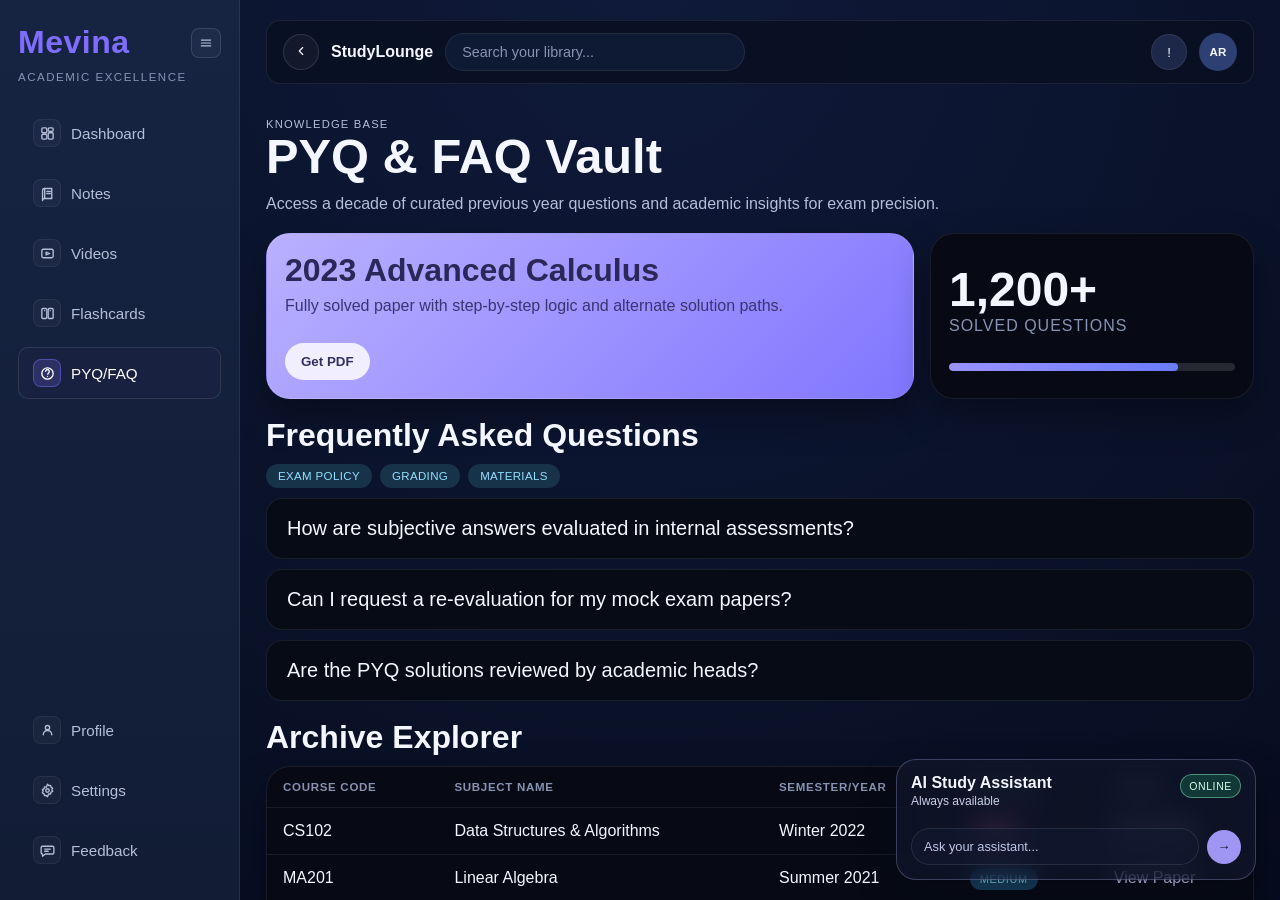
<file: PYQandFAQ.html>
<!DOCTYPE html>
<html lang="en">
  <head>
    <meta charset="UTF-8" />
    <meta name="viewport" content="width=device-width, initial-scale=1.0" />
    <title>PYQ & FAQ Vault</title>
    <link rel="stylesheet" href="styles.css" />
  </head>
  <body>
    <div class="app-shell pyq-page">
      <aside class="sidebar">
        <div class="sidebar-top">
          <div class="sidebar-header">
            <h1 class="brand">
              <a class="brand-link" href="index.html">
                <span class="brand-full">Mevina</span>
                <span class="brand-short">LA</span>
              </a>
            </h1>
            <button class="sidebar-toggle" id="sidebarToggle" type="button" aria-label="Collapse sidebar" aria-expanded="true">
              <svg viewBox="0 0 24 24" fill="none" aria-hidden="true">
                <path d="M4 7h16"></path><path d="M4 12h16"></path><path d="M4 17h16"></path>
              </svg>
            </button>
          </div>
          <p class="brand-subtitle">Academic Excellence</p>
          <nav class="nav-group primary-nav" aria-label="Primary">
            <a class="nav-item" href="index.html"><span class="nav-icon" aria-hidden="true"><svg viewBox="0 0 24 24" fill="none"><rect x="4" y="4" width="7" height="7" rx="1.5"></rect><rect x="13" y="4" width="7" height="5" rx="1.5"></rect><rect x="13" y="11" width="7" height="9" rx="1.5"></rect><rect x="4" y="13" width="7" height="7" rx="1.5"></rect></svg></span><span class="nav-label">Dashboard</span></a>
            <a class="nav-item" href="notes.html"><span class="nav-icon" aria-hidden="true"><svg viewBox="0 0 24 24" fill="none"><path d="M8 5h10v14H8a3 3 0 0 0-3 3V8a3 3 0 0 1 3-3Z"></path><path d="M8 5v14"></path><path d="M11 9h5"></path><path d="M11 12h5"></path></svg></span><span class="nav-label">Notes</span></a>
            <a class="nav-item" href="videos.html"><span class="nav-icon" aria-hidden="true"><svg viewBox="0 0 24 24" fill="none"><rect x="4" y="6" width="16" height="12" rx="2"></rect><path d="m10 10 5 2-5 2v-4Z"></path></svg></span><span class="nav-label">Videos</span></a>
            <a class="nav-item" href="flashcards.html"><span class="nav-icon" aria-hidden="true"><svg viewBox="0 0 24 24" fill="none"><rect x="4" y="5" width="7" height="14" rx="1.5"></rect><rect x="13" y="5" width="7" height="14" rx="1.5"></rect><path d="M8 8h0"></path><path d="M16 8h0"></path></svg></span><span class="nav-label">Flashcards</span></a>
            <a class="nav-item active" href="pyq-faq.html"><span class="nav-icon" aria-hidden="true"><svg viewBox="0 0 24 24" fill="none"><circle cx="12" cy="12" r="8"></circle><path d="M9.5 9a2.5 2.5 0 1 1 4.2 1.8c-.8.7-1.2 1.1-1.2 2.2"></path><path d="M12 16h.01"></path></svg></span><span class="nav-label">PYQ/FAQ</span></a>
          </nav>
        </div>
        <nav class="nav-group secondary-nav" aria-label="Secondary">
          <a class="nav-item" href="#"><span class="nav-icon" aria-hidden="true"><svg viewBox="0 0 24 24" fill="none"><circle cx="12" cy="8" r="3"></circle><path d="M6 18a6 6 0 0 1 12 0"></path></svg></span><span class="nav-label">Profile</span></a>
          <a class="nav-item" href="#"><span class="nav-icon" aria-hidden="true"><svg viewBox="0 0 24 24" fill="none"><path d="m12 3 1.7 2.1 2.6-.2.7 2.5 2.3 1.2-1.2 2.3 1.2 2.3-2.3 1.2-.7 2.5-2.6-.2L12 21l-1.7-2.1-2.6.2-.7-2.5-2.3-1.2 1.2-2.3-1.2-2.3 2.3-1.2.7-2.5 2.6.2L12 3Z"></path><circle cx="12" cy="12" r="2.5"></circle></svg></span><span class="nav-label">Settings</span></a>
          <a class="nav-item" href="#"><span class="nav-icon" aria-hidden="true"><svg viewBox="0 0 24 24" fill="none"><path d="M5 6h14a2 2 0 0 1 2 2v7a2 2 0 0 1-2 2H9l-4 3v-3H5a2 2 0 0 1-2-2V8a2 2 0 0 1 2-2Z"></path><path d="M8 10h8"></path><path d="M8 13h5"></path></svg></span><span class="nav-label">Feedback</span></a>
        </nav>
      </aside>
      <button class="sidebar-peek" id="sidebarPeek" type="button" aria-label="Slide to show sidebar"><span class="peek-grip" aria-hidden="true"></span></button>

      <div class="main-area">
        <header class="top-bar">
          <div class="top-left">
            <button class="icon-btn sidebar-hide-btn" id="hideSidebarBtn" type="button" aria-label="Hide sidebar">
              <svg viewBox="0 0 24 24" fill="none" aria-hidden="true"><path d="M15 6l-6 6 6 6"></path></svg>
            </button>
            <p class="product-name">StudyLounge</p>
            <div class="search-box" aria-label="Search resources">Search your library...</div>
          </div>
          <div class="top-right">
            <button class="icon-btn" aria-label="Notifications">!</button>
            <div class="avatar" aria-hidden="true">AR</div>
          </div>
        </header>

        <main class="content-area">
          <section class="vault-hero pyq-hero">
            <p class="hero-kicker">Knowledge Base</p>
            <h2>PYQ &amp; FAQ Vault</h2>
            <p>Access a decade of curated previous year questions and academic insights for exam precision.</p>
          </section>

          <section class="pyq-highlight-grid">
            <article class="card pyq-paper-card">
              <h3>2023 Advanced Calculus</h3>
              <p>Fully solved paper with step-by-step logic and alternate solution paths.</p>
              <button class="session-btn" type="button">Get PDF</button>
            </article>
            <article class="card pyq-stats-card">
              <h3>1,200+</h3>
              <p>Solved Questions</p>
              <div class="progress-track"><span class="progress-fill w-80"></span></div>
            </article>
          </section>

          <section class="faq-block">
            <h3>Frequently Asked Questions</h3>
            <div class="faq-chip-row">
              <span class="chip">Exam Policy</span><span class="chip">Grading</span><span class="chip">Materials</span>
            </div>
            <div class="faq-list">
              <article class="faq-item">How are subjective answers evaluated in internal assessments?</article>
              <article class="faq-item">Can I request a re-evaluation for my mock exam papers?</article>
              <article class="faq-item">Are the PYQ solutions reviewed by academic heads?</article>
            </div>
          </section>

          <section class="archive-block">
            <h3>Archive Explorer</h3>
            <div class="card archive-table-wrap">
              <table class="archive-table">
                <thead>
                  <tr><th>Course Code</th><th>Subject Name</th><th>Semester/Year</th><th>Difficulty</th><th>Action</th></tr>
                </thead>
                <tbody>
                  <tr><td>CS102</td><td>Data Structures & Algorithms</td><td>Winter 2022</td><td><span class="difficulty hard">Hard</span></td><td><a href="#">View Paper</a></td></tr>
                  <tr><td>MA201</td><td>Linear Algebra</td><td>Summer 2021</td><td><span class="difficulty medium">Medium</span></td><td><a href="#">View Paper</a></td></tr>
                  <tr><td>PH101</td><td>Quantum Mechanics I</td><td>Winter 2021</td><td><span class="difficulty expert">Expert</span></td><td><a href="#">View Paper</a></td></tr>
                </tbody>
              </table>
            </div>
          </section>

          <section class="ai-chat-bubble" aria-label="AI chat bubble">
            <div class="ai-bubble-header">
              <div><h4>AI Study Assistant</h4><p>Always available</p></div>
              <span class="bubble-status">Online</span>
            </div>
            <div class="ai-bubble-thread"></div>
            <div class="ai-bubble-input-row">
              <input class="ai-bubble-input" type="text" placeholder="Ask your assistant..." />
              <button class="ai-bubble-send" type="button" aria-label="Send">→</button>
            </div>
          </section>
        </main>
      </div>
    </div>

    <script>
      const sidebarToggle = document.getElementById("sidebarToggle");
      const hideSidebarBtn = document.getElementById("hideSidebarBtn");
      const sidebarPeek = document.getElementById("sidebarPeek");
      const root = document.body;
      sidebarToggle.addEventListener("click", () => {
        const isCollapsed = root.classList.toggle("sidebar-collapsed");
        sidebarToggle.setAttribute("aria-expanded", String(!isCollapsed));
        sidebarToggle.setAttribute("aria-label", isCollapsed ? "Expand sidebar" : "Collapse sidebar");
      });
      const updateHideButtonState = () => {
        const isHidden = root.classList.contains("sidebar-hidden");
        hideSidebarBtn.classList.toggle("is-flipped", isHidden);
        hideSidebarBtn.setAttribute("aria-label", isHidden ? "Show sidebar" : "Hide sidebar");
      };
      const showSidebar = () => { root.classList.remove("sidebar-hidden"); updateHideButtonState(); };
      const hideSidebar = () => { root.classList.remove("sidebar-collapsed"); root.classList.add("sidebar-hidden"); updateHideButtonState(); };
      hideSidebarBtn.addEventListener("click", () => root.classList.contains("sidebar-hidden") ? showSidebar() : hideSidebar());
      sidebarPeek.addEventListener("click", showSidebar);
      let dragStartX = 0; let isDraggingPeek = false;
      sidebarPeek.addEventListener("pointerdown", (event) => { isDraggingPeek = true; dragStartX = event.clientX; sidebarPeek.setPointerCapture(event.pointerId); });
      sidebarPeek.addEventListener("pointermove", (event) => { if (isDraggingPeek && event.clientX - dragStartX > 60) { showSidebar(); isDraggingPeek = false; } });
      const endPeekDrag = () => { isDraggingPeek = false; };
      sidebarPeek.addEventListener("pointerup", endPeekDrag); sidebarPeek.addEventListener("pointercancel", endPeekDrag);
      window.addEventListener("resize", () => { if (window.innerWidth <= 980) { root.classList.remove("sidebar-hidden"); updateHideButtonState(); } });
      updateHideButtonState();
    </script>
  </body>
</html>
</file>
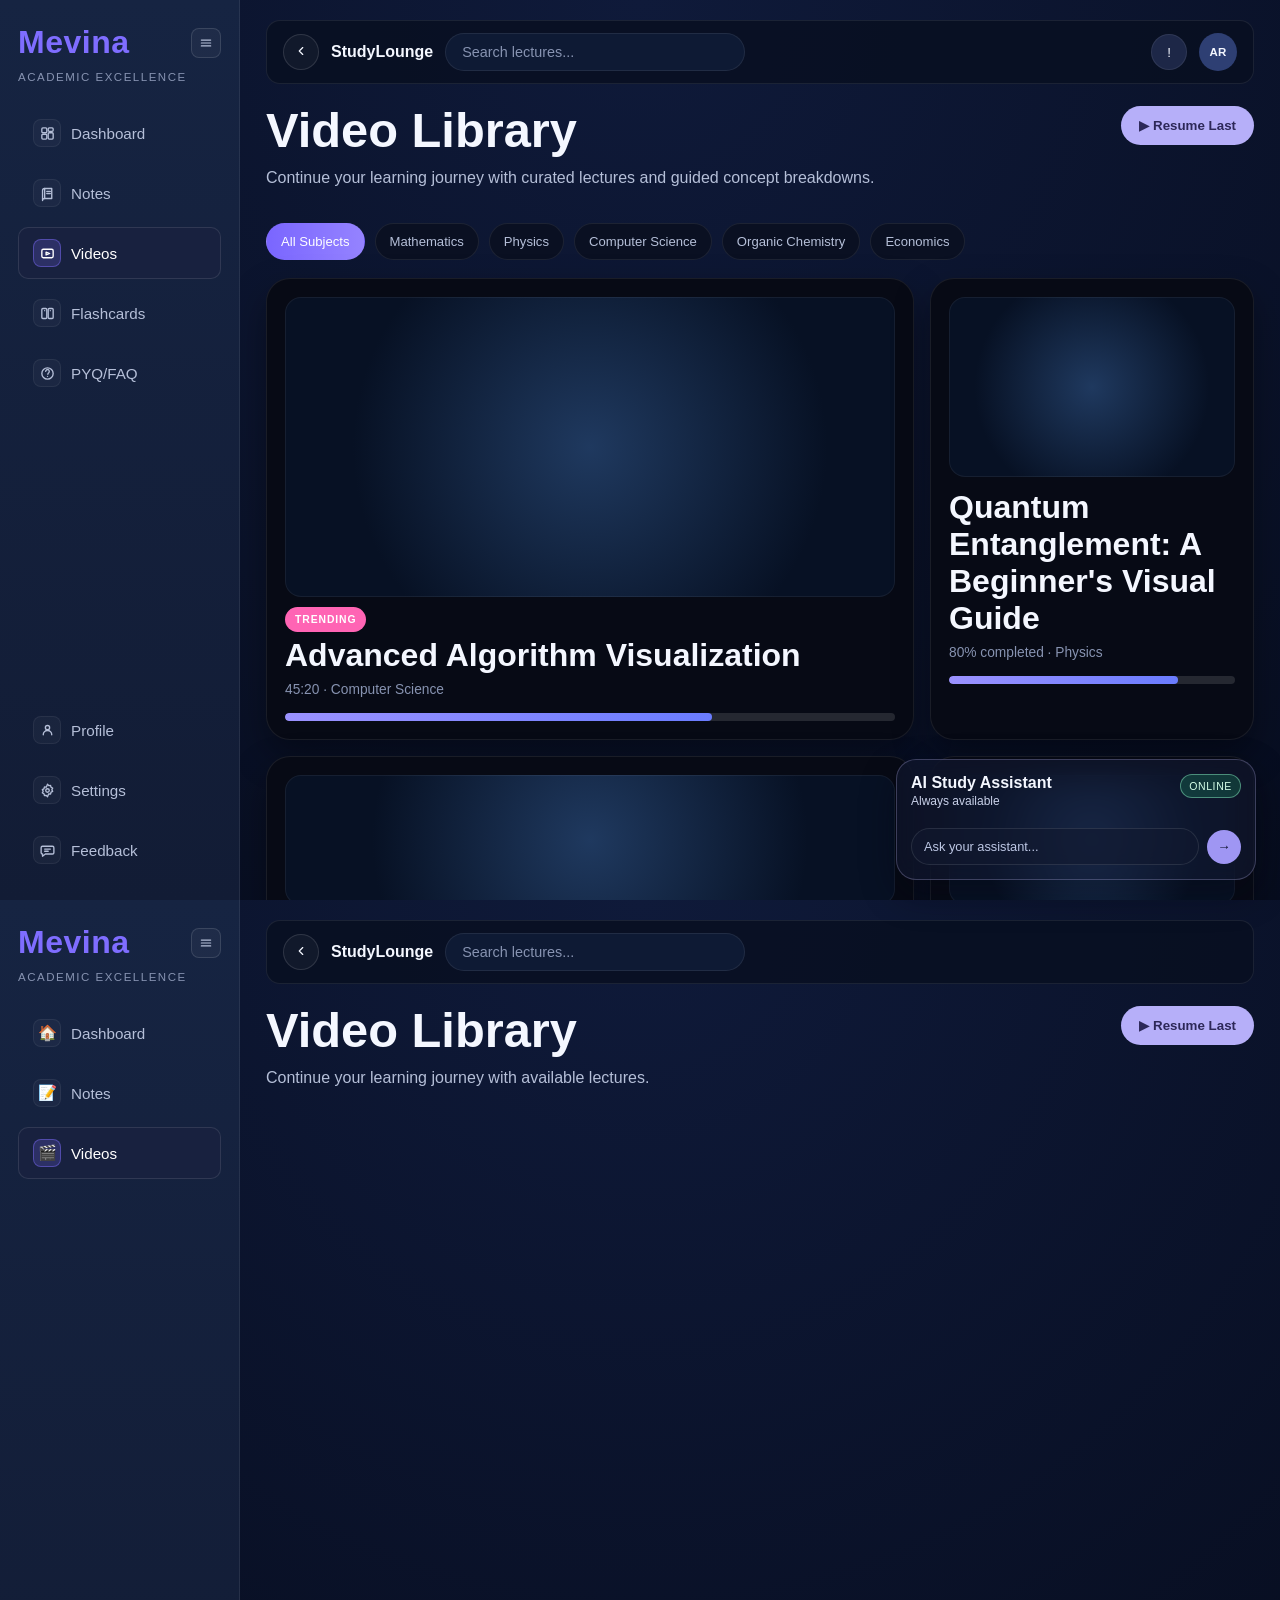
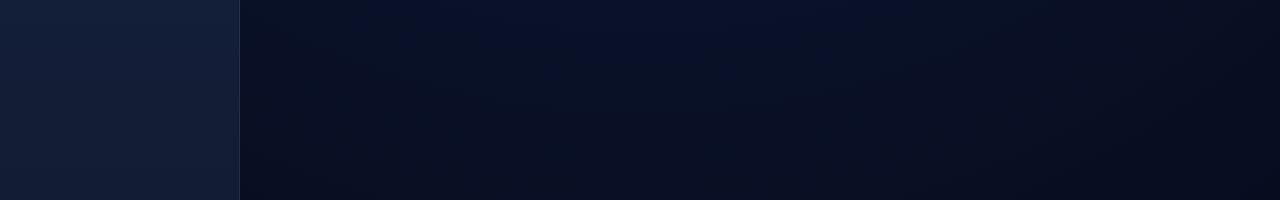
<file: videos.html>
<!DOCTYPE html>
<html lang="en">
  <head>
    <meta charset="UTF-8" />
    <meta name="viewport" content="width=device-width, initial-scale=1.0" />
    <title>Video Library</title>
    <link rel="stylesheet" href="styles.css" />
  </head>
  <body>
    <div class="app-shell videos-page">
      <aside class="sidebar">
        <div class="sidebar-top">
          <div class="sidebar-header">
            <h1 class="brand">
              <a class="brand-link" href="index.html">
                <span class="brand-full">Mevina</span>
                <span class="brand-short">LA</span>
              </a>
            </h1>
            <button
              class="sidebar-toggle"
              id="sidebarToggle"
              type="button"
              aria-label="Collapse sidebar"
              aria-expanded="true"
            >
              <svg viewBox="0 0 24 24" fill="none" aria-hidden="true">
                <path d="M4 7h16"></path>
                <path d="M4 12h16"></path>
                <path d="M4 17h16"></path>
              </svg>
            </button>
          </div>
          <p class="brand-subtitle">Academic Excellence</p>
          <nav class="nav-group primary-nav" aria-label="Primary">
            <a class="nav-item" href="index.html">
              <span class="nav-icon" aria-hidden="true">
                <svg viewBox="0 0 24 24" fill="none">
                  <rect x="4" y="4" width="7" height="7" rx="1.5"></rect>
                  <rect x="13" y="4" width="7" height="5" rx="1.5"></rect>
                  <rect x="13" y="11" width="7" height="9" rx="1.5"></rect>
                  <rect x="4" y="13" width="7" height="7" rx="1.5"></rect>
                </svg>
              </span>
              <span class="nav-label">Dashboard</span>
            </a>
            <a class="nav-item" href="notes.html">
              <span class="nav-icon" aria-hidden="true">
                <svg viewBox="0 0 24 24" fill="none">
                  <path d="M8 5h10v14H8a3 3 0 0 0-3 3V8a3 3 0 0 1 3-3Z"></path>
                  <path d="M8 5v14"></path>
                  <path d="M11 9h5"></path>
                  <path d="M11 12h5"></path>
                </svg>
              </span>
              <span class="nav-label">Notes</span>
            </a>
            <a class="nav-item active" href="videos.html">
              <span class="nav-icon" aria-hidden="true">
                <svg viewBox="0 0 24 24" fill="none">
                  <rect x="4" y="6" width="16" height="12" rx="2"></rect>
                  <path d="m10 10 5 2-5 2v-4Z"></path>
                </svg>
              </span>
              <span class="nav-label">Videos</span>
            </a>
            <a class="nav-item" href="flashcards.html">
              <span class="nav-icon" aria-hidden="true">
                <svg viewBox="0 0 24 24" fill="none">
                  <rect x="4" y="5" width="7" height="14" rx="1.5"></rect>
                  <rect x="13" y="5" width="7" height="14" rx="1.5"></rect>
                  <path d="M8 8h0"></path>
                  <path d="M16 8h0"></path>
                </svg>
              </span>
              <span class="nav-label">Flashcards</span>
            </a>
            <a class="nav-item" href="pyq-faq.html">
              <span class="nav-icon" aria-hidden="true">
                <svg viewBox="0 0 24 24" fill="none">
                  <circle cx="12" cy="12" r="8"></circle>
                  <path d="M9.5 9a2.5 2.5 0 1 1 4.2 1.8c-.8.7-1.2 1.1-1.2 2.2"></path>
                  <path d="M12 16h.01"></path>
                </svg>
              </span>
              <span class="nav-label">PYQ/FAQ</span>
            </a>
          </nav>
        </div>

        <nav class="nav-group secondary-nav" aria-label="Secondary">
          <a class="nav-item" href="#">
            <span class="nav-icon" aria-hidden="true">
              <svg viewBox="0 0 24 24" fill="none">
                <circle cx="12" cy="8" r="3"></circle>
                <path d="M6 18a6 6 0 0 1 12 0"></path>
              </svg>
            </span>
            <span class="nav-label">Profile</span>
          </a>
          <a class="nav-item" href="#">
            <span class="nav-icon" aria-hidden="true">
              <svg viewBox="0 0 24 24" fill="none">
                <path
                  d="m12 3 1.7 2.1 2.6-.2.7 2.5 2.3 1.2-1.2 2.3 1.2 2.3-2.3 1.2-.7 2.5-2.6-.2L12 21l-1.7-2.1-2.6.2-.7-2.5-2.3-1.2 1.2-2.3-1.2-2.3 2.3-1.2.7-2.5 2.6.2L12 3Z"
                ></path>
                <circle cx="12" cy="12" r="2.5"></circle>
              </svg>
            </span>
            <span class="nav-label">Settings</span>
          </a>
          <a class="nav-item" href="#">
            <span class="nav-icon" aria-hidden="true">
              <svg viewBox="0 0 24 24" fill="none">
                <path d="M5 6h14a2 2 0 0 1 2 2v7a2 2 0 0 1-2 2H9l-4 3v-3H5a2 2 0 0 1-2-2V8a2 2 0 0 1 2-2Z"></path>
                <path d="M8 10h8"></path>
                <path d="M8 13h5"></path>
              </svg>
            </span>
            <span class="nav-label">Feedback</span>
          </a>
        </nav>
      </aside>

      <button
        class="sidebar-peek"
        id="sidebarPeek"
        type="button"
        aria-label="Slide to show sidebar"
      >
        <span class="peek-grip" aria-hidden="true"></span>
      </button>

      <div class="main-area">
        <header class="top-bar">
          <div class="top-left">
            <button
              class="icon-btn sidebar-hide-btn"
              id="hideSidebarBtn"
              type="button"
              aria-label="Hide sidebar"
            >
              <svg viewBox="0 0 24 24" fill="none" aria-hidden="true">
                <path d="M15 6l-6 6 6 6"></path>
              </svg>
            </button>
            <p class="product-name">StudyLounge</p>
            <div class="search-box" aria-label="Search resources">
              Search lectures...
            </div>
          </div>
          <div class="top-right">
            <button class="icon-btn" aria-label="Notifications">!</button>
            <div class="avatar" aria-hidden="true">AR</div>
          </div>
        </header>

        <main class="content-area">
          <section class="vault-hero video-hero">
            <div>
              <h2>Video Library</h2>
              <p>
                Continue your learning journey with curated lectures and guided
                concept breakdowns.
              </p>
            </div>
            <button class="resume-btn" type="button">▶ Resume Last</button>
          </section>

          <section class="subject-chips">
            <button class="subject-chip active" type="button">All Subjects</button>
            <button class="subject-chip" type="button">Mathematics</button>
            <button class="subject-chip" type="button">Physics</button>
            <button class="subject-chip" type="button">Computer Science</button>
            <button class="subject-chip" type="button">Organic Chemistry</button>
            <button class="subject-chip" type="button">Economics</button>
          </section>

          <section class="video-layout">
            <article class="card video-featured-card">
              <div class="media-placeholder featured-media"></div>
              <div class="video-card-body">
                <span class="tag-pill">Trending</span>
                <h3>Advanced Algorithm Visualization</h3>
                <p class="video-meta">45:20 · Computer Science</p>
                <div class="progress-track">
                  <span class="progress-fill w-70"></span>
                </div>
              </div>
            </article>

            <article class="card video-side-card">
              <div class="media-placeholder side-media"></div>
              <div class="video-card-body">
                <h3>Quantum Entanglement: A Beginner's Visual Guide</h3>
                <p class="video-meta">80% completed · Physics</p>
                <div class="progress-track">
                  <span class="progress-fill w-80"></span>
                </div>
              </div>
            </article>

            <article class="card video-mini-card">
              <div class="media-placeholder mini-media"></div>
              <div class="video-card-body">
                <h3>Linear Algebra: Vector Spaces Explained</h3>
                <p class="video-meta">Not started · Mathematics</p>
              </div>
            </article>

            <article class="card video-mini-card">
              <div class="media-placeholder mini-media"></div>
              <div class="video-card-body">
                <h3>Principles of Minimalist UI Design</h3>
                <p class="video-meta">47% completed · Design</p>
              </div>
            </article>

            <article class="card video-mini-card">
              <div class="media-placeholder mini-media"></div>
              <div class="video-card-body">
                <h3>Organic Chemistry: The Carbon Bond</h3>
                <p class="video-meta">15% completed · Chemistry</p>
              </div>
            </article>
          </section>

          <section class="video-pagination" aria-label="Video pages">
            <button class="page-btn ghost" type="button">‹</button>
            <button class="page-btn active" type="button">1</button>
            <button class="page-btn" type="button">2</button>
            <button class="page-btn" type="button">3</button>
            <button class="page-btn ghost" type="button">…</button>
            <button class="page-btn" type="button">8</button>
            <button class="page-btn ghost" type="button">›</button>
          </section>

          <section class="ai-chat-bubble" aria-label="AI chat bubble">
            <div class="ai-bubble-header">
              <div>
                <h4>AI Study Assistant</h4>
                <p>Always available</p>
              </div>
              <span class="bubble-status">Online</span>
            </div>
            <div class="ai-bubble-thread"></div>
            <div class="ai-bubble-input-row">
              <input
                class="ai-bubble-input"
                type="text"
                placeholder="Ask your assistant..."
              />
              <button class="ai-bubble-send" type="button" aria-label="Send">→</button>
            </div>
          </section>
        </main>
      </div>
    </div>

    <script>
      const sidebarToggle = document.getElementById("sidebarToggle");
      const hideSidebarBtn = document.getElementById("hideSidebarBtn");
      const sidebarPeek = document.getElementById("sidebarPeek");
      const root = document.body;

      sidebarToggle.addEventListener("click", () => {
        const isCollapsed = root.classList.toggle("sidebar-collapsed");
        sidebarToggle.setAttribute("aria-expanded", String(!isCollapsed));
        sidebarToggle.setAttribute(
          "aria-label",
          isCollapsed ? "Expand sidebar" : "Collapse sidebar"
        );
      });

      const updateHideButtonState = () => {
        const isHidden = root.classList.contains("sidebar-hidden");
        hideSidebarBtn.classList.toggle("is-flipped", isHidden);
        hideSidebarBtn.setAttribute(
          "aria-label",
          isHidden ? "Show sidebar" : "Hide sidebar"
        );
      };

      const showSidebar = () => {
        root.classList.remove("sidebar-hidden");
        updateHideButtonState();
      };

      const hideSidebar = () => {
        root.classList.remove("sidebar-collapsed");
        sidebarToggle.setAttribute("aria-expanded", "true");
        sidebarToggle.setAttribute("aria-label", "Collapse sidebar");
        root.classList.add("sidebar-hidden");
        updateHideButtonState();
      };

      hideSidebarBtn.addEventListener("click", () => {
        const isHidden = root.classList.contains("sidebar-hidden");
        if (isHidden) {
          showSidebar();
          return;
        }
        hideSidebar();
      });
      sidebarPeek.addEventListener("click", showSidebar);

      let dragStartX = 0;
      let isDraggingPeek = false;

      sidebarPeek.addEventListener("pointerdown", (event) => {
        isDraggingPeek = true;
        dragStartX = event.clientX;
        sidebarPeek.setPointerCapture(event.pointerId);
      });

      sidebarPeek.addEventListener("pointermove", (event) => {
        if (!isDraggingPeek) return;
        if (event.clientX - dragStartX > 60) {
          showSidebar();
          isDraggingPeek = false;
        }
      });

      const endPeekDrag = () => {
        isDraggingPeek = false;
      };

      sidebarPeek.addEventListener("pointerup", endPeekDrag);
      sidebarPeek.addEventListener("pointercancel", endPeekDrag);

      window.addEventListener("resize", () => {
        if (window.innerWidth <= 980) {
          root.classList.remove("sidebar-hidden");
          updateHideButtonState();
        }
      });

      updateHideButtonState();
    </script>
  </body>
</html>
<!DOCTYPE html>
<html lang="en">
  <head>
    <meta charset="UTF-8" />
    <meta name="viewport" content="width=device-width, initial-scale=1.0" />
    <title>Video Library</title>
    <link rel="stylesheet" href="styles.css" />
  </head>
  <body>
    <div class="app-shell videos-page">
      <aside class="sidebar">
        <div class="sidebar-top">
          <div class="sidebar-header">
            <h1 class="brand"><a class="brand-link" href="index.html"><span class="brand-full">Mevina</span><span class="brand-short">LA</span></a></h1>
            <button class="sidebar-toggle" id="sidebarToggle" type="button" aria-label="Collapse sidebar" aria-expanded="true">
              <svg viewBox="0 0 24 24" fill="none"><path d="M4 7h16"></path><path d="M4 12h16"></path><path d="M4 17h16"></path></svg>
            </button>
          </div>
          <p class="brand-subtitle">Academic Excellence</p>
          <nav class="nav-group primary-nav" aria-label="Primary">
            <a class="nav-item" href="index.html"><span class="nav-icon">🏠</span><span class="nav-label">Dashboard</span></a>
            <a class="nav-item" href="notes.html"><span class="nav-icon">📝</span><span class="nav-label">Notes</span></a>
            <a class="nav-item active" href="videos.html"><span class="nav-icon">🎬</span><span class="nav-label">Videos</span></a>
          </nav>
        </div>
      </aside>
      <button class="sidebar-peek" id="sidebarPeek" type="button" aria-label="Slide to show sidebar"><span class="peek-grip"></span></button>
      <div class="main-area">
        <header class="top-bar">
          <div class="top-left">
            <button class="icon-btn sidebar-hide-btn" id="hideSidebarBtn" type="button" aria-label="Hide sidebar"><svg viewBox="0 0 24 24" fill="none"><path d="M15 6l-6 6 6 6"></path></svg></button>
            <p class="product-name">StudyLounge</p>
            <div class="search-box">Search lectures...</div>
          </div>
        </header>
        <main class="content-area">
          <section class="vault-hero video-hero">
            <div><h2>Video Library</h2><p>Continue your learning journey with available lectures.</p></div>
            <button class="resume-btn" type="button">▶ Resume Last</button>
          </section>
        </main>
      </div>
    </div>
    <script src="shared.js"></script>
  </body>
</html>
</file>
<file: styles.css>
:root {
  --bg-page: #070d1f;
  --bg-sidebar: #121d35;
  --bg-panel: #0f172b;
  --bg-panel-soft: #151f36;
  --bg-card: #070a15;
  --bg-card-alt: #1d1733;
  --bg-accent: #7a66ff;
  --bg-accent-soft: #2b2550;
  --scroll-track: #090f22;
  --scroll-thumb: #2f2a66;
  --scroll-thumb-hover: #3b347e;
  --text-main: #f4f7ff;
  --text-muted: #b5bfd8;
  --text-dim: #8793b1;
  --border-soft: rgba(255, 255, 255, 0.08);
  --shadow-lg: 0 16px 36px rgba(0, 0, 0, 0.35);
  --radius-lg: 24px;
  --radius-md: 14px;
  --radius-sm: 10px;
}

* {
  box-sizing: border-box;
}

body {
  margin: 0;
  height: 100vh;
  overflow: hidden;
  background: radial-gradient(circle at top center, #0f1a3a, var(--bg-page));
  color: var(--text-main);
  font-family: "Segoe UI", Tahoma, Geneva, Verdana, sans-serif;
}

.app-shell {
  --sidebar-width: 240px;
  display: grid;
  grid-template-columns: var(--sidebar-width) 1fr;
  height: 100vh;
  transition: grid-template-columns 0.25s ease;
}

body.sidebar-collapsed .app-shell {
  --sidebar-width: 72px;
}

body.sidebar-hidden .app-shell {
  --sidebar-width: 0px;
}

.sidebar {
  background: linear-gradient(180deg, #162442, #121c35);
  border-right: 1px solid var(--border-soft);
  padding: 24px 18px;
  display: flex;
  flex-direction: column;
  justify-content: space-between;
  position: sticky;
  top: 0;
  height: 100vh;
  overflow: hidden;
  transition: padding 0.25s ease, transform 0.25s ease, border-color 0.25s ease;
  z-index: 2;
}

body.sidebar-hidden .sidebar {
  transform: translateX(-100%);
  border-right-color: transparent;
}

.sidebar-header {
  display: flex;
  align-items: center;
  justify-content: space-between;
  gap: 10px;
}

.brand {
  margin: 0;
  font-size: 2rem;
  color: #7f6dff;
  letter-spacing: 0.5px;
}

.brand-short {
  display: none;
}

.brand-subtitle {
  margin: 10px 0 24px;
  text-transform: uppercase;
  color: var(--text-dim);
  font-size: 0.72rem;
  letter-spacing: 1.5px;
}

.nav-group {
  display: flex;
  flex-direction: column;
  gap: 8px;
}

.nav-item {
  text-decoration: none;
  color: var(--text-muted);
  background: transparent;
  border: 1px solid transparent;
  border-radius: var(--radius-sm);
  padding: 11px 14px;
  font-size: 0.95rem;
  display: flex;
  align-items: center;
  gap: 10px;
  transition: background 0.2s ease, border-color 0.2s ease, color 0.2s ease;
}

.nav-label {
  white-space: nowrap;
}

.nav-icon {
  width: 28px;
  height: 28px;
  display: inline-grid;
  place-items: center;
  border-radius: 8px;
  background: rgba(255, 255, 255, 0.03);
  border: 1px solid rgba(255, 255, 255, 0.06);
  color: inherit;
}

.nav-icon svg {
  width: 17px;
  height: 17px;
  stroke: currentColor;
  stroke-width: 1.9;
  stroke-linecap: round;
  stroke-linejoin: round;
}

.nav-item.active .nav-icon {
  background: rgba(127, 109, 255, 0.2);
  border-color: rgba(127, 109, 255, 0.45);
}

.nav-item:hover .nav-icon {
  background: rgba(127, 109, 255, 0.14);
  border-color: rgba(127, 109, 255, 0.3);
}

.nav-item:hover {
  background: rgba(255, 255, 255, 0.04);
  border-color: rgba(255, 255, 255, 0.06);
  color: var(--text-main);
}

.nav-item.active {
  background: rgba(25, 34, 64, 0.95);
  border-color: rgba(255, 255, 255, 0.1);
  color: #ffffff;
}

.secondary-nav {
  margin-top: 24px;
}

.main-area {
  padding: 20px 26px 26px;
  height: 100vh;
  overflow-y: auto;
  scrollbar-width: thin;
  scrollbar-color: var(--scroll-thumb) var(--scroll-track);
}

.main-area::-webkit-scrollbar {
  width: 10px;
}

.main-area::-webkit-scrollbar-track {
  background: var(--scroll-track);
  border-radius: 999px;
}

.main-area::-webkit-scrollbar-thumb {
  background: linear-gradient(180deg, var(--scroll-thumb), #373175);
  border: 2px solid var(--scroll-track);
  border-radius: 999px;
}

.main-area::-webkit-scrollbar-thumb:hover {
  background: linear-gradient(
    180deg,
    var(--scroll-thumb-hover),
    #464095
  );
}

.top-bar {
  background: rgba(9, 16, 34, 0.85);
  border: 1px solid var(--border-soft);
  border-radius: var(--radius-md);
  padding: 12px 16px;
  display: flex;
  justify-content: space-between;
  align-items: center;
  gap: 20px;
}

.top-left,
.top-right {
  display: flex;
  align-items: center;
  gap: 12px;
}

.product-name {
  margin: 0;
  font-weight: 700;
}

.search-box {
  min-width: 300px;
  border-radius: 999px;
  background: #0e1a34;
  border: 1px solid var(--border-soft);
  color: var(--text-dim);
  padding: 10px 16px;
  font-size: 0.9rem;
}

.icon-btn {
  border: 1px solid var(--border-soft);
  background: #1d2747;
  color: var(--text-main);
  border-radius: 999px;
  width: 36px;
  height: 36px;
  cursor: pointer;
}

.icon-btn.small {
  width: 28px;
  height: 28px;
  font-size: 0.75rem;
}

.user-summary p {
  margin: 0;
  text-align: right;
}

.user-name {
  font-size: 0.92rem;
  font-weight: 700;
}

.user-role {
  font-size: 0.72rem;
  color: var(--text-dim);
  text-transform: uppercase;
}

.avatar {
  width: 38px;
  height: 38px;
  border-radius: 50%;
  background: #2e3f73;
  display: grid;
  place-items: center;
  font-size: 0.72rem;
  font-weight: 700;
  letter-spacing: 0.3px;
}

.content-area {
  margin-top: 22px;
  display: grid;
  gap: 18px;
}

.welcome-block h2 {
  margin: 0;
  font-size: 2.35rem;
  line-height: 1.08;
}

.welcome-block p {
  margin: 6px 0 0;
  color: var(--text-muted);
}

.cards-and-notices {
  display: grid;
  gap: 16px;
  grid-template-columns: 1fr 1fr 320px;
}

.lesson-cards {
  grid-column: 1 / span 2;
  display: grid;
  gap: 16px;
  grid-template-columns: repeat(2, minmax(220px, 1fr));
}

.card {
  background: var(--bg-card);
  border: 1px solid var(--border-soft);
  border-radius: var(--radius-lg);
  box-shadow: var(--shadow-lg);
  padding: 18px;
}

.card-head {
  display: flex;
  justify-content: space-between;
  align-items: center;
  margin-bottom: 14px;
}

.dot-icon {
  width: 28px;
  height: 28px;
  border-radius: 50%;
  background: radial-gradient(circle at top, #8b7cff, #2f2a5d);
  display: inline-block;
}

.lesson-card h3,
.notices-card h3,
.chat-panel h3 {
  margin: 0 0 10px;
  font-size: 1.75rem;
}

.lesson-card p {
  margin: 0;
  color: var(--text-muted);
  line-height: 1.48;
}

.chip-row {
  margin-top: 14px;
  display: flex;
  justify-content: space-between;
  align-items: center;
  gap: 10px;
}

.chip {
  background: #173349;
  color: #95deff;
  border-radius: 999px;
  padding: 6px 12px;
  font-size: 0.72rem;
  text-transform: uppercase;
  letter-spacing: 0.35px;
}

.meta {
  color: var(--text-dim);
  font-size: 0.8rem;
}

.progress-track {
  margin-top: 16px;
  height: 8px;
  background: rgba(255, 255, 255, 0.12);
  border-radius: 999px;
  overflow: hidden;
}

.progress-fill {
  display: block;
  height: 100%;
  border-radius: 999px;
  background: linear-gradient(90deg, #9b92ff, #6a7cff);
}

.w-70 {
  width: 70%;
}

.w-45 {
  width: 45%;
}

.notices-card {
  background: linear-gradient(180deg, #291934, #1f1426);
}

.notice-item {
  padding-top: 10px;
  margin-top: 10px;
  border-top: 1px solid rgba(255, 255, 255, 0.06);
}

.notice-label {
  margin: 0;
  color: #f18cd6;
  text-transform: uppercase;
  font-size: 0.7rem;
  letter-spacing: 0.9px;
}

.notice-title {
  margin: 7px 0 4px;
  font-weight: 700;
}

.notice-text {
  margin: 0;
  color: var(--text-muted);
  line-height: 1.35;
}

.chat-panel {
  background: linear-gradient(180deg, #231c52, #1b163f);
  padding: 20px;
  min-height: 360px;
}

.chat-header {
  display: flex;
  justify-content: space-between;
  align-items: flex-start;
  gap: 10px;
}

.chat-header p {
  margin: 0;
  color: #c8c1ed;
}

.status-pill {
  border-radius: 999px;
  background: #e6fff2;
  color: #2e8d57;
  text-transform: uppercase;
  font-size: 0.68rem;
  padding: 6px 10px;
  font-weight: 700;
}

.chat-thread {
  margin-top: 16px;
  display: grid;
  gap: 10px;
  min-height: 180px;
  align-content: start;
}

/* Dashboard compact fit (index only) */
.dashboard-page .main-area {
  overflow-y: auto;
}

.dashboard-page .content-area {
  margin-top: 14px;
  gap: 12px;
}

.dashboard-page .welcome-block h2 {
  font-size: 1.95rem;
}

.dashboard-page .welcome-block p {
  margin-top: 4px;
}

.dashboard-page .cards-and-notices {
  gap: 12px;
}

.dashboard-page .card {
  padding: 14px;
}

.dashboard-page .lesson-card h3,
.dashboard-page .notices-card h3,
.dashboard-page .chat-panel h3 {
  font-size: 1.35rem;
  margin-bottom: 8px;
}

.dashboard-page .lesson-card p {
  font-size: 0.92rem;
  line-height: 1.35;
}

.dashboard-page .chip-row {
  margin-top: 10px;
}

.dashboard-page .progress-track {
  margin-top: 10px;
}

.dashboard-page .notice-item {
  margin-top: 6px;
  padding-top: 6px;
}

.dashboard-page .chat-panel {
  min-height: 185px;
  padding: 12px;
}

.dashboard-page .chat-thread {
  min-height: 64px;
  margin-top: 8px;
}

.dashboard-page .chat-input-row {
  margin-top: 8px;
}

.bubble {
  max-width: 80%;
  padding: 14px 16px;
  border-radius: 16px;
  line-height: 1.35;
}

.bubble-ai {
  background: #10182f;
  border: 1px solid var(--border-soft);
}

.bubble-user {
  background: #a8a0ff;
  color: #101423;
  margin-left: auto;
}

.chat-input-row {
  margin-top: 16px;
  display: flex;
  gap: 10px;
  align-items: center;
}

.chat-input {
  flex: 1;
  border-radius: 999px;
  padding: 13px 16px;
  background: #121c37;
  color: var(--text-dim);
  border: 1px solid var(--border-soft);
  outline: none;
}

.chat-input::placeholder {
  color: var(--text-dim);
}

.send-btn {
  width: 42px;
  height: 42px;
  border: 0;
  border-radius: 50%;
  background: #a6a0ff;
  color: #12142c;
  font-size: 1.1rem;
  font-weight: 700;
  cursor: pointer;
}

.sidebar-toggle {
  width: 30px;
  height: 30px;
  border: 1px solid rgba(255, 255, 255, 0.12);
  border-radius: 8px;
  background: rgba(255, 255, 255, 0.04);
  color: var(--text-muted);
  cursor: pointer;
  display: inline-grid;
  place-items: center;
}

.sidebar-toggle svg {
  width: 14px;
  height: 14px;
  stroke: currentColor;
  stroke-width: 2;
  stroke-linecap: round;
}

.sidebar-toggle:hover {
  color: var(--text-main);
  border-color: rgba(127, 109, 255, 0.4);
}

.sidebar-hide-btn {
  background: rgba(255, 255, 255, 0.04);
  border-color: rgba(255, 255, 255, 0.12);
}

.sidebar-hide-btn svg {
  width: 14px;
  height: 14px;
  stroke: currentColor;
  stroke-width: 2;
  stroke-linecap: round;
  stroke-linejoin: round;
  transition: transform 0.2s ease;
}

.sidebar-hide-btn.is-flipped svg {
  transform: rotate(180deg);
}

.sidebar-peek {
  position: fixed;
  left: 0;
  top: 50%;
  width: 18px;
  height: 72px;
  transform: translate(-70%, -50%);
  border: 1px solid rgba(127, 109, 255, 0.32);
  border-left: 0;
  border-radius: 0 10px 10px 0;
  background: rgba(28, 34, 68, 0.92);
  display: grid;
  place-items: center;
  opacity: 0;
  pointer-events: none;
  cursor: ew-resize;
  transition: transform 0.25s ease, opacity 0.2s ease, background 0.2s ease;
  z-index: 10;
}

.peek-grip {
  width: 3px;
  height: 28px;
  border-radius: 999px;
  background: rgba(206, 199, 255, 0.8);
  box-shadow: 5px 0 0 rgba(206, 199, 255, 0.45);
}

body.sidebar-hidden .sidebar-peek {
  opacity: 1;
  pointer-events: auto;
  transform: translate(0, -50%);
}

body.sidebar-hidden .sidebar-peek:hover {
  background: rgba(42, 49, 92, 0.96);
}

body.sidebar-collapsed .sidebar {
  padding: 16px 8px;
}

body.sidebar-collapsed .brand-full,
body.sidebar-collapsed .brand-subtitle,
body.sidebar-collapsed .nav-label {
  display: none;
}

body.sidebar-collapsed .brand-short {
  display: inline;
  font-size: 1.05rem;
  letter-spacing: 0.4px;
}

body.sidebar-collapsed .brand {
  display: none;
}

body.sidebar-collapsed .sidebar-header {
  flex-direction: column;
  justify-content: center;
  align-items: center;
  gap: 8px;
  margin-bottom: 10px;
  padding-bottom: 10px;
  border-bottom: 1px solid rgba(255, 255, 255, 0.08);
}

body.sidebar-collapsed .sidebar-toggle {
  position: static;
  width: 28px;
  height: 28px;
  border-radius: 8px;
  opacity: 0.8;
  margin: 0 auto;
}

body.sidebar-collapsed .sidebar-top {
  display: flex;
  flex-direction: column;
}

body.sidebar-collapsed .primary-nav {
  margin-top: 0;
}

body.sidebar-collapsed .nav-item {
  justify-content: center;
  padding: 8px 0;
  border: 0;
  background: transparent;
}

body.sidebar-collapsed .nav-icon {
  width: 28px;
  height: 28px;
  border-radius: 8px;
  background: rgba(255, 255, 255, 0.02);
  border-color: rgba(255, 255, 255, 0.04);
}

body.sidebar-collapsed .nav-icon svg {
  width: 14px;
  height: 14px;
}

body.sidebar-collapsed .nav-item.active {
  background: transparent;
  border-color: transparent;
}

body.sidebar-collapsed .nav-item.active .nav-icon {
  background: rgba(127, 109, 255, 0.18);
  border-color: rgba(127, 109, 255, 0.35);
}

body.sidebar-collapsed .nav-item:hover {
  background: transparent;
}

body.sidebar-collapsed .secondary-nav {
  margin-top: 10px;
}

@media (max-width: 1200px) {
  .cards-and-notices {
    grid-template-columns: 1fr;
  }

  .lesson-cards {
    grid-column: auto;
  }
}

@media (max-width: 980px) {
  .app-shell {
    grid-template-columns: 1fr;
    height: auto;
  }

  .sidebar {
    border-right: 0;
    border-bottom: 1px solid var(--border-soft);
    gap: 16px;
    position: static;
    height: auto;
  }

  .top-bar {
    flex-wrap: wrap;
  }

  .search-box {
    min-width: 220px;
  }

  .sidebar-toggle {
    display: none;
  }

  .sidebar-hide-btn,
  .sidebar-peek {
    display: none;
  }
}

@media (max-width: 760px) {
  .main-area {
    padding: 14px;
  }

  .welcome-block h2 {
    font-size: 2.1rem;
  }

  .lesson-cards {
    grid-template-columns: 1fr;
  }

  .top-left,
  .top-right {
    width: 100%;
    justify-content: space-between;
  }

  .chat-header {
    flex-direction: column;
  }

  .bubble {
    max-width: 100%;
  }
}

.quick-link {
  display: inline-block;
  margin-top: 14px;
  text-decoration: none;
  color: #d9d4ff;
  background: rgba(122, 102, 255, 0.18);
  border: 1px solid rgba(122, 102, 255, 0.35);
  padding: 10px 14px;
  border-radius: 999px;
  font-size: 0.86rem;
}

.brand-link {
  color: inherit;
  text-decoration: none;
}

/* Notes page */
.notes-page .content-area {
  gap: 20px;
}

.vault-hero h2 {
  margin: 0;
  font-size: 3.05rem;
  line-height: 1.02;
}

.vault-hero p {
  margin: 10px 0 0;
  max-width: 760px;
  color: var(--text-muted);
  line-height: 1.45;
}

.subject-chips {
  margin-top: 16px;
  display: flex;
  gap: 10px;
  flex-wrap: wrap;
}

.subject-chip {
  border: 1px solid rgba(255, 255, 255, 0.08);
  border-radius: 999px;
  background: #0a1022;
  color: var(--text-muted);
  padding: 10px 14px;
  font-size: 0.82rem;
  cursor: pointer;
}

.subject-chip.active {
  background: linear-gradient(90deg, #7a66ff, #9583ff);
  color: #fefeff;
  border-color: transparent;
}

.notes-layout {
  display: grid;
  gap: 16px;
  grid-template-columns: 2fr 1fr;
  grid-template-areas:
    "featured side"
    "miniA create"
    "miniB create";
}

.featured-note {
  grid-area: featured;
  min-height: 250px;
}

.featured-note h3 {
  margin: 16px 0 10px;
  font-size: 2rem;
  max-width: 500px;
}

.featured-note p {
  color: var(--text-muted);
  line-height: 1.5;
  max-width: 560px;
}

.note-top-row {
  display: flex;
  justify-content: space-between;
  align-items: center;
  gap: 10px;
}

.tag-pill {
  border-radius: 999px;
  background: #ff64b4;
  color: #fff;
  font-size: 0.65rem;
  letter-spacing: 0.9px;
  text-transform: uppercase;
  padding: 7px 10px;
  font-weight: 700;
}

.note-date {
  font-size: 0.82rem;
  color: var(--text-dim);
}

.featured-footer {
  margin-top: 16px;
  display: flex;
  justify-content: space-between;
  align-items: center;
  gap: 10px;
}

.avatars-row {
  display: flex;
  align-items: center;
}

.mini-avatar {
  width: 24px;
  height: 24px;
  border-radius: 50%;
  border: 2px solid #0b1021;
  display: inline-grid;
  place-items: center;
  margin-left: -8px;
  font-size: 0.62rem;
  font-weight: 700;
}

.mini-avatar:first-child {
  margin-left: 0;
}

.mini-avatar.blue {
  background: #5bc8ff;
}

.mini-avatar.pink {
  background: #f070c9;
}

.mini-avatar.dark {
  background: #2f355f;
}

.inline-link {
  color: #c9c1ff;
  text-decoration: none;
  font-weight: 600;
}

.side-note-card {
  grid-area: side;
  min-height: 250px;
}

.side-note-card h3,
.mini-note-card h3,
.create-session-card h3 {
  margin: 18px 0 8px;
  font-size: 2rem;
}

.side-note-card p,
.mini-note-card p,
.create-session-card p {
  margin: 0;
  color: var(--text-muted);
  line-height: 1.4;
}

.mini-note-card {
  min-height: 210px;
}

.mini-note-card:nth-of-type(3) {
  grid-area: miniA;
}

.mini-note-card:nth-of-type(4) {
  grid-area: miniB;
}

.create-session-card {
  grid-area: create;
  background: linear-gradient(180deg, #b4adf6, #a4a0e9);
  color: #242247;
}

.create-session-card p {
  color: #3d3968;
}

.session-btn {
  margin-top: 16px;
  border: 0;
  border-radius: 999px;
  padding: 11px 16px;
  font-weight: 700;
  background: #f1efff;
  color: #332f61;
  cursor: pointer;
}

.tile-icon {
  width: 28px;
  height: 28px;
  border-radius: 9px;
  display: inline-grid;
  place-items: center;
  background: #2a335f;
  color: #d6d9ff;
  font-size: 0.85rem;
}

.tile-icon.cyan {
  background: #184462;
  color: #8de0ff;
}

.tile-icon.rose {
  background: #4a1f3e;
  color: #ff9ad8;
}

.side-note-footer {
  margin-top: 20px;
  display: flex;
  justify-content: space-between;
  color: var(--text-dim);
  font-size: 0.8rem;
}

.flashcard-banner {
  display: grid;
  grid-template-columns: 1.4fr 1fr;
  align-items: center;
  gap: 18px;
  background: linear-gradient(135deg, #0f162d, #101f36);
}

.flashcard-banner h3 {
  margin: 0;
  font-size: 2rem;
}

.flashcard-banner p {
  margin: 10px 0 0;
  color: var(--text-muted);
  max-width: 460px;
}

.banner-preview {
  height: 190px;
  border-radius: 22px;
  border: 2px solid rgba(255, 255, 255, 0.8);
  background: radial-gradient(circle at center, #203a64, #0b1325 70%);
  box-shadow: inset 0 0 50px rgba(48, 91, 148, 0.35);
}

@media (max-width: 1200px) {
  .notes-layout {
    grid-template-columns: 1fr;
    grid-template-areas:
      "featured"
      "side"
      "miniA"
      "miniB"
      "create";
  }
}

@media (max-width: 980px) {
  .vault-hero h2 {
    font-size: 2.4rem;
  }

  .flashcard-banner {
    grid-template-columns: 1fr;
  }
}

.ai-chat-bubble {
  position: fixed;
  right: 24px;
  bottom: 20px;
  width: 360px;
  z-index: 9;
  border-radius: 20px;
  border: 1px solid rgba(204, 196, 255, 0.25);
  background: rgba(18, 26, 50, 0.56);
  backdrop-filter: blur(14px);
  -webkit-backdrop-filter: blur(14px);
  box-shadow: 0 14px 35px rgba(4, 7, 18, 0.42);
  padding: 14px;
}

.ai-bubble-header {
  display: flex;
  justify-content: space-between;
  align-items: flex-start;
  gap: 10px;
}

.ai-bubble-header h4 {
  margin: 0;
  font-size: 1rem;
}

.ai-bubble-header p {
  margin: 2px 0 0;
  color: #c9d1e9;
  font-size: 0.75rem;
}

.bubble-status {
  font-size: 0.66rem;
  text-transform: uppercase;
  letter-spacing: 0.6px;
  color: #d5ffe8;
  background: rgba(35, 169, 110, 0.25);
  border: 1px solid rgba(146, 248, 205, 0.45);
  border-radius: 999px;
  padding: 5px 8px;
}

.ai-bubble-thread {
  margin-top: 10px;
  display: grid;
  gap: 8px;
}

.ai-bubble-message {
  margin: 0;
  border-radius: 12px;
  padding: 10px 12px;
  line-height: 1.35;
  font-size: 0.82rem;
}

.ai-bubble-message.ai {
  background: rgba(15, 25, 50, 0.72);
  border: 1px solid rgba(188, 197, 235, 0.2);
  color: #edf2ff;
}

.ai-bubble-message.user {
  margin-left: auto;
  background: rgba(157, 146, 255, 0.55);
  color: #11172f;
  max-width: 86%;
}

.ai-bubble-input-row {
  margin-top: 10px;
  display: flex;
  gap: 8px;
  align-items: center;
}

.ai-bubble-input {
  flex: 1;
  border-radius: 999px;
  border: 1px solid rgba(192, 199, 233, 0.28);
  background: rgba(17, 25, 48, 0.6);
  padding: 10px 12px;
  color: #bec8e5;
  font-size: 0.8rem;
  outline: none;
}

.ai-bubble-input::placeholder {
  color: #bec8e5;
}

.ai-bubble-send {
  width: 34px;
  height: 34px;
  border: 0;
  border-radius: 50%;
  background: rgba(167, 158, 255, 0.95);
  color: #121633;
  font-weight: 700;
  cursor: pointer;
}

@media (max-width: 980px) {
  .ai-chat-bubble {
    width: min(360px, calc(100vw - 24px));
    right: 12px;
    bottom: 12px;
  }
}

/* Videos page */
.video-hero {
  display: flex;
  justify-content: space-between;
  align-items: flex-start;
  gap: 14px;
}

.resume-btn {
  border: 0;
  border-radius: 999px;
  padding: 12px 18px;
  font-weight: 700;
  color: #2d2858;
  background: #b6aff9;
  cursor: pointer;
}

.video-layout {
  display: grid;
  gap: 16px;
  grid-template-columns: 2fr 1fr;
}

.video-featured-card {
  grid-column: 1;
}

.video-side-card {
  grid-column: 2;
}

.video-mini-card {
  min-height: 250px;
}

.media-placeholder {
  border-radius: 16px;
  background: radial-gradient(circle at center, #1f395f, #071124 70%);
  border: 1px solid rgba(255, 255, 255, 0.06);
}

.featured-media {
  height: 300px;
}

.side-media {
  height: 180px;
}

.mini-media {
  height: 130px;
}

.video-card-body {
  margin-top: 12px;
}

.video-featured-card h3,
.video-side-card h3,
.video-mini-card h3 {
  margin: 10px 0 8px;
  font-size: 2rem;
}

.video-meta {
  margin: 0;
  color: var(--text-dim);
  font-size: 0.86rem;
}

.w-80 {
  width: 80%;
}

.video-pagination {
  display: flex;
  justify-content: center;
  gap: 8px;
}

.page-btn {
  min-width: 34px;
  height: 34px;
  border: 1px solid rgba(255, 255, 255, 0.14);
  border-radius: 999px;
  background: rgba(255, 255, 255, 0.03);
  color: var(--text-muted);
  cursor: pointer;
}

.page-btn.active {
  background: #a8a0ff;
  color: #1a1940;
  border-color: transparent;
  font-weight: 700;
}

.page-btn.ghost {
  border-color: rgba(255, 255, 255, 0.06);
}

@media (max-width: 1200px) {
  .video-layout {
    grid-template-columns: 1fr;
  }

  .video-featured-card,
  .video-side-card {
    grid-column: auto;
  }
}

@media (max-width: 980px) {
  .video-hero {
    flex-direction: column;
  }
}

/* Flashcards page */
.flashcards-hero-card {
  display: flex;
  justify-content: space-between;
  align-items: center;
  gap: 20px;
  background: linear-gradient(135deg, #3a38b7, #4d47c4);
}

.flashcards-hero-card h3 {
  margin: 10px 0 8px;
  font-size: 2rem;
}

.flashcards-hero-card p {
  margin: 0;
  color: #d8d5ff;
  max-width: 540px;
}

.goal-ring-wrap {
  display: flex;
  align-items: center;
  gap: 14px;
}

.goal-ring {
  width: 110px;
  height: 110px;
  border-radius: 50%;
  display: grid;
  place-items: center;
  background: conic-gradient(#ffffff 82%, rgba(255, 255, 255, 0.25) 0);
}

.goal-ring span {
  width: 84px;
  height: 84px;
  border-radius: 50%;
  display: grid;
  place-items: center;
  background: #443fc2;
  font-weight: 700;
  font-size: 1.6rem;
}

.decks-header {
  display: flex;
  justify-content: space-between;
  align-items: center;
}

.decks-header h3 {
  margin: 0;
  font-size: 2rem;
}

.deck-tools {
  display: flex;
  gap: 8px;
}

.flashcards-grid {
  display: grid;
  gap: 16px;
  grid-template-columns: repeat(3, minmax(220px, 1fr));
}

.deck-card {
  min-height: 220px;
}

.deck-card h3 {
  margin: 14px 0 6px;
  font-size: 1.8rem;
}

.deck-card p {
  margin: 0;
  color: var(--text-muted);
}

.deck-footer {
  margin-top: 16px;
  display: flex;
  justify-content: space-between;
  align-items: center;
  color: var(--text-dim);
  font-size: 0.82rem;
}

.deck-action-group {
  display: flex;
  gap: 8px;
}

.delete-deck-btn {
  background: rgba(114, 30, 63, 0.95);
  color: #ffd8e9;
}

.create-deck {
  border-style: dashed;
  border-color: rgba(255, 255, 255, 0.18);
  display: grid;
  place-items: center;
  text-align: center;
  cursor: pointer;
}

.create-plus {
  width: 50px;
  height: 50px;
  border-radius: 50%;
  display: grid;
  place-items: center;
  font-size: 2rem;
  color: #ccd3f1;
  background: rgba(255, 255, 255, 0.06);
}

.deck-modal-backdrop {
  position: fixed;
  inset: 0;
  background: rgba(5, 9, 20, 0.75);
  display: none;
  place-items: center;
  z-index: 30;
}

.deck-modal-backdrop.open {
  display: grid;
}

.deck-modal {
  width: min(760px, calc(100vw - 30px));
  max-height: 85vh;
  overflow-y: auto;
}

.deck-modal-head {
  display: flex;
  justify-content: space-between;
  align-items: center;
}

.deck-modal-head h3 {
  margin: 0;
}

.deck-form-grid {
  margin-top: 12px;
  display: grid;
  gap: 10px;
}

.deck-form-grid label {
  display: grid;
  gap: 6px;
  font-size: 0.85rem;
  color: var(--text-muted);
}

.flashcard-rows {
  margin-top: 12px;
  display: grid;
  gap: 8px;
}

.flashcard-row {
  display: grid;
  grid-template-columns: 1fr 1fr auto;
  gap: 8px;
  align-items: center;
}

.deck-modal-actions {
  margin-top: 12px;
  display: flex;
  gap: 10px;
}

.deck-status {
  margin: 10px 0 0;
  color: #cfd7ff;
  min-height: 1.2em;
}

.study-modal {
  max-width: 680px;
}

.confirm-modal {
  max-width: 460px;
}

.study-progress {
  margin: 6px 0 10px;
  color: var(--text-dim);
}

.study-card {
  border-radius: 14px;
  border: 1px solid rgba(255, 255, 255, 0.1);
  background: rgba(8, 13, 28, 0.7);
  padding: 14px;
}

.study-card h4 {
  margin: 0 0 8px;
  font-size: 1rem;
  color: #cfc8ff;
}

.study-card p {
  margin: 0;
  line-height: 1.45;
}

.study-answer-wrap {
  margin-top: 14px;
  padding-top: 12px;
  border-top: 1px solid rgba(255, 255, 255, 0.12);
}

@media (max-width: 760px) {
  .flashcard-row {
    grid-template-columns: 1fr;
  }
}

@media (max-width: 1200px) {
  .flashcards-grid {
    grid-template-columns: repeat(2, minmax(220px, 1fr));
  }
}

@media (max-width: 980px) {
  .flashcards-hero-card {
    flex-direction: column;
    align-items: flex-start;
  }

  .flashcards-grid {
    grid-template-columns: 1fr;
  }
}

/* PYQ/FAQ page */
.hero-kicker {
  margin: 0 0 6px;
  text-transform: uppercase;
  letter-spacing: 1.2px;
  font-size: 0.7rem;
  color: #8ea0cf;
}

.pyq-highlight-grid {
  display: grid;
  gap: 16px;
  grid-template-columns: 2fr 1fr;
}

.pyq-paper-card {
  background: linear-gradient(135deg, #b9b0ff, #8076ff);
  color: #2c2759;
}

.pyq-paper-card h3 {
  margin: 0 0 8px;
  font-size: 2rem;
}

.pyq-paper-card p {
  margin: 0 0 12px;
  color: #3a3472;
}

.pyq-stats-card {
  display: grid;
  align-content: center;
}

.pyq-stats-card h3 {
  margin: 0;
  font-size: 3rem;
}

.pyq-stats-card p {
  margin: 0 0 12px;
  color: var(--text-dim);
  text-transform: uppercase;
  letter-spacing: 1px;
}

.faq-block h3,
.archive-block h3 {
  margin: 0 0 10px;
  font-size: 2rem;
}

.faq-chip-row {
  display: flex;
  gap: 8px;
  margin-bottom: 10px;
}

.faq-list {
  display: grid;
  gap: 10px;
}

.faq-item {
  padding: 18px 20px;
  border-radius: 16px;
  background: #060b15;
  border: 1px solid rgba(255, 255, 255, 0.08);
  font-size: 1.25rem;
}

.archive-table-wrap {
  padding: 0;
  overflow: hidden;
}

.archive-table {
  width: 100%;
  border-collapse: collapse;
}

.archive-table th,
.archive-table td {
  text-align: left;
  padding: 14px 16px;
  border-bottom: 1px solid rgba(255, 255, 255, 0.08);
}

.archive-table th {
  color: var(--text-dim);
  text-transform: uppercase;
  font-size: 0.72rem;
  letter-spacing: 0.7px;
}

.archive-table a {
  color: #d7d2ff;
  text-decoration: none;
}

.difficulty {
  padding: 5px 10px;
  border-radius: 999px;
  font-size: 0.68rem;
  text-transform: uppercase;
  letter-spacing: 0.6px;
}

.difficulty.hard {
  background: #4a1f3e;
  color: #ff9ad8;
}

.difficulty.medium {
  background: #184462;
  color: #8de0ff;
}

.difficulty.expert {
  background: #3f1f57;
  color: #f5a6ff;
}

@media (max-width: 1200px) {
  .pyq-highlight-grid {
    grid-template-columns: 1fr;
  }
}

@media (max-width: 980px) {
  .faq-item {
    font-size: 1rem;
  }

  .archive-table-wrap {
    overflow-x: auto;
  }
}
@import url("../styles.css");

/* Frontend-specific chat input tweaks */
.chat-input,
.ai-bubble-input {
  width: 100%;
  outline: none;
}

input.chat-input,
input.ai-bubble-input {
  border: 1px solid rgba(255, 255, 255, 0.1);
  color: var(--text-main);
}
</file>
